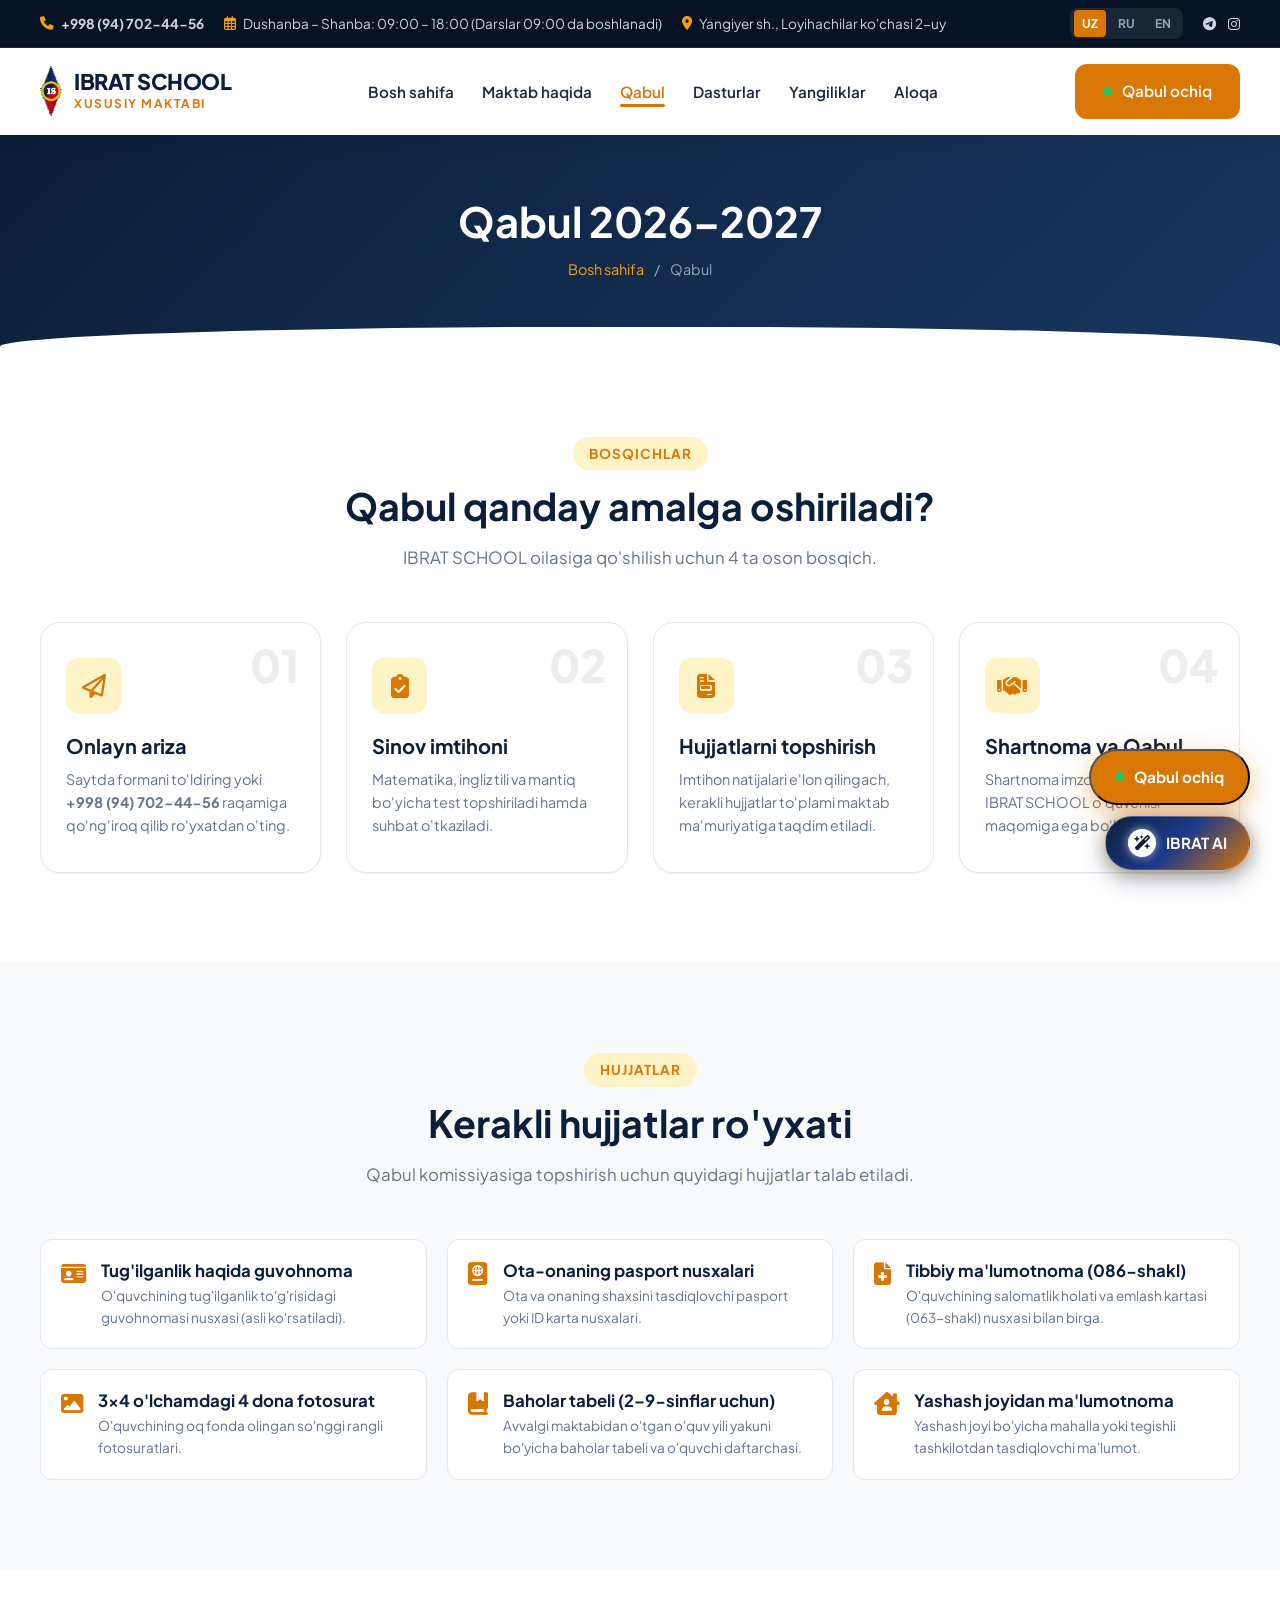
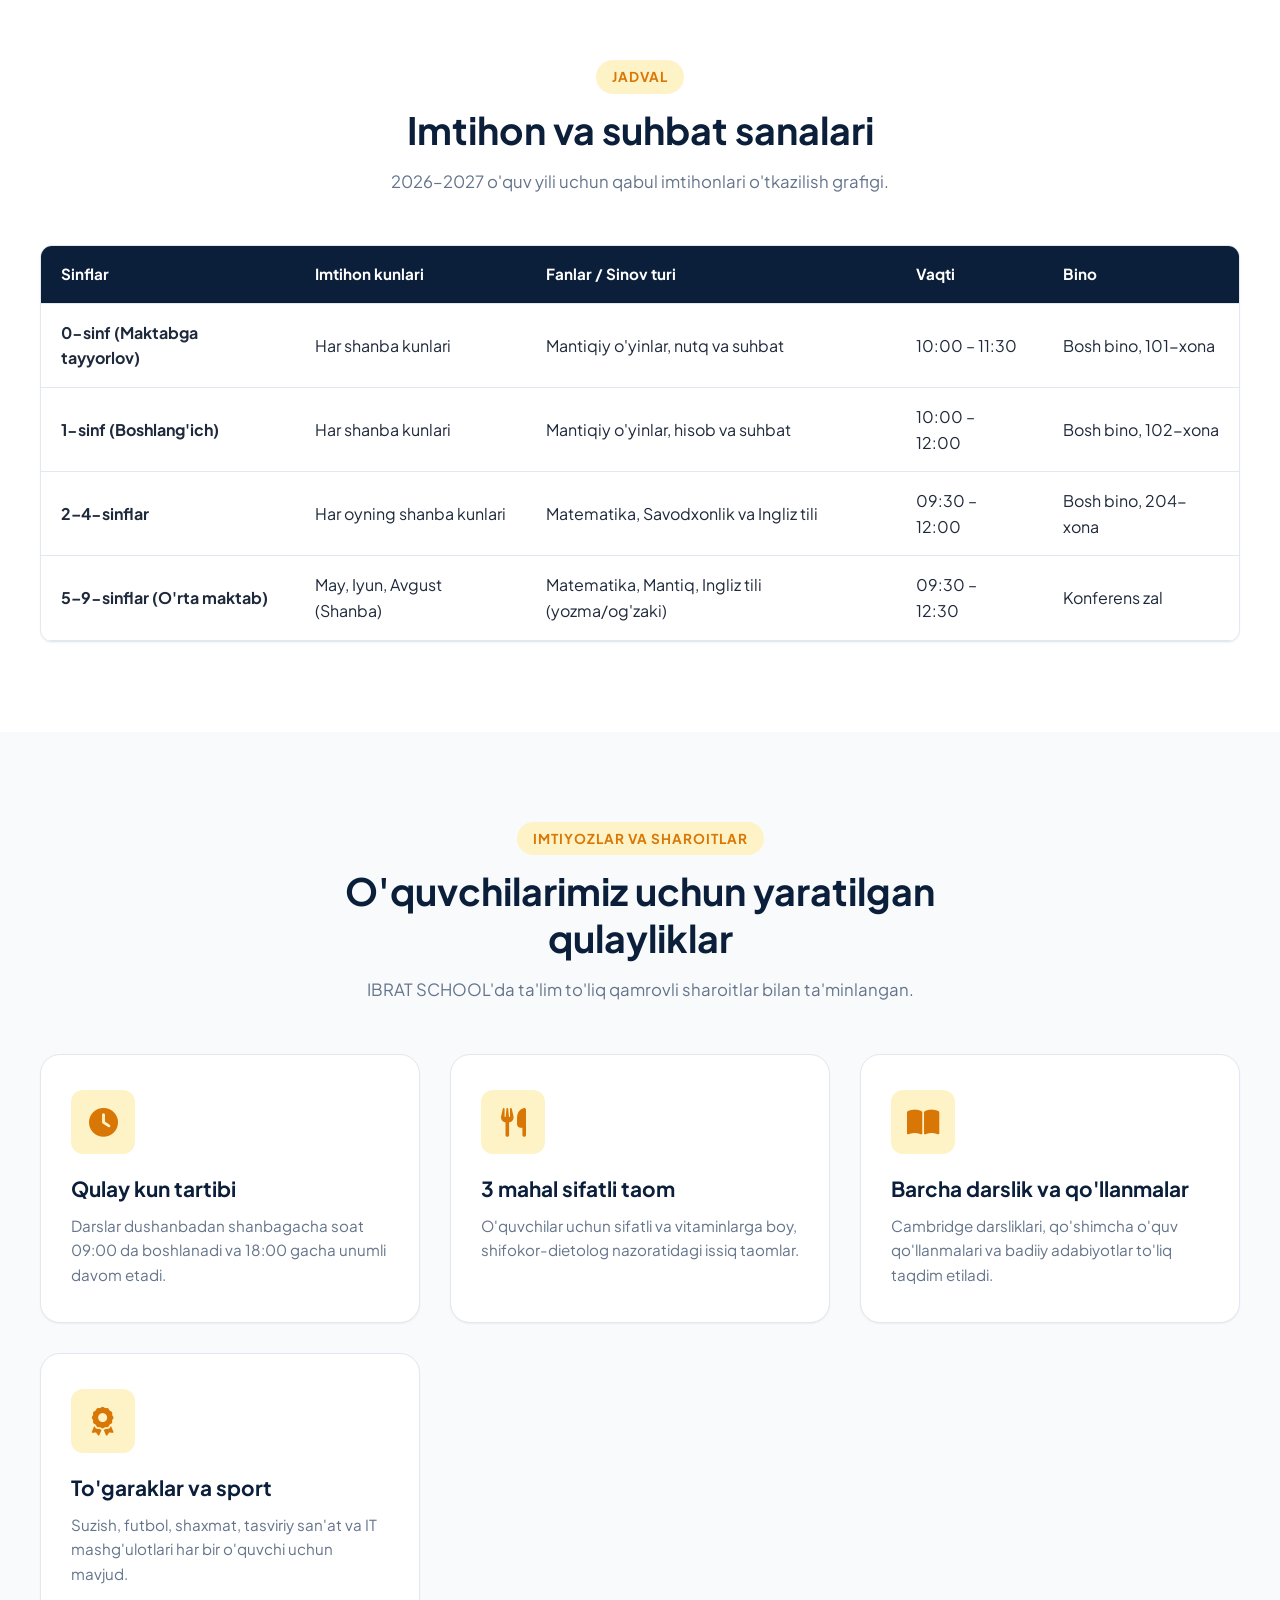
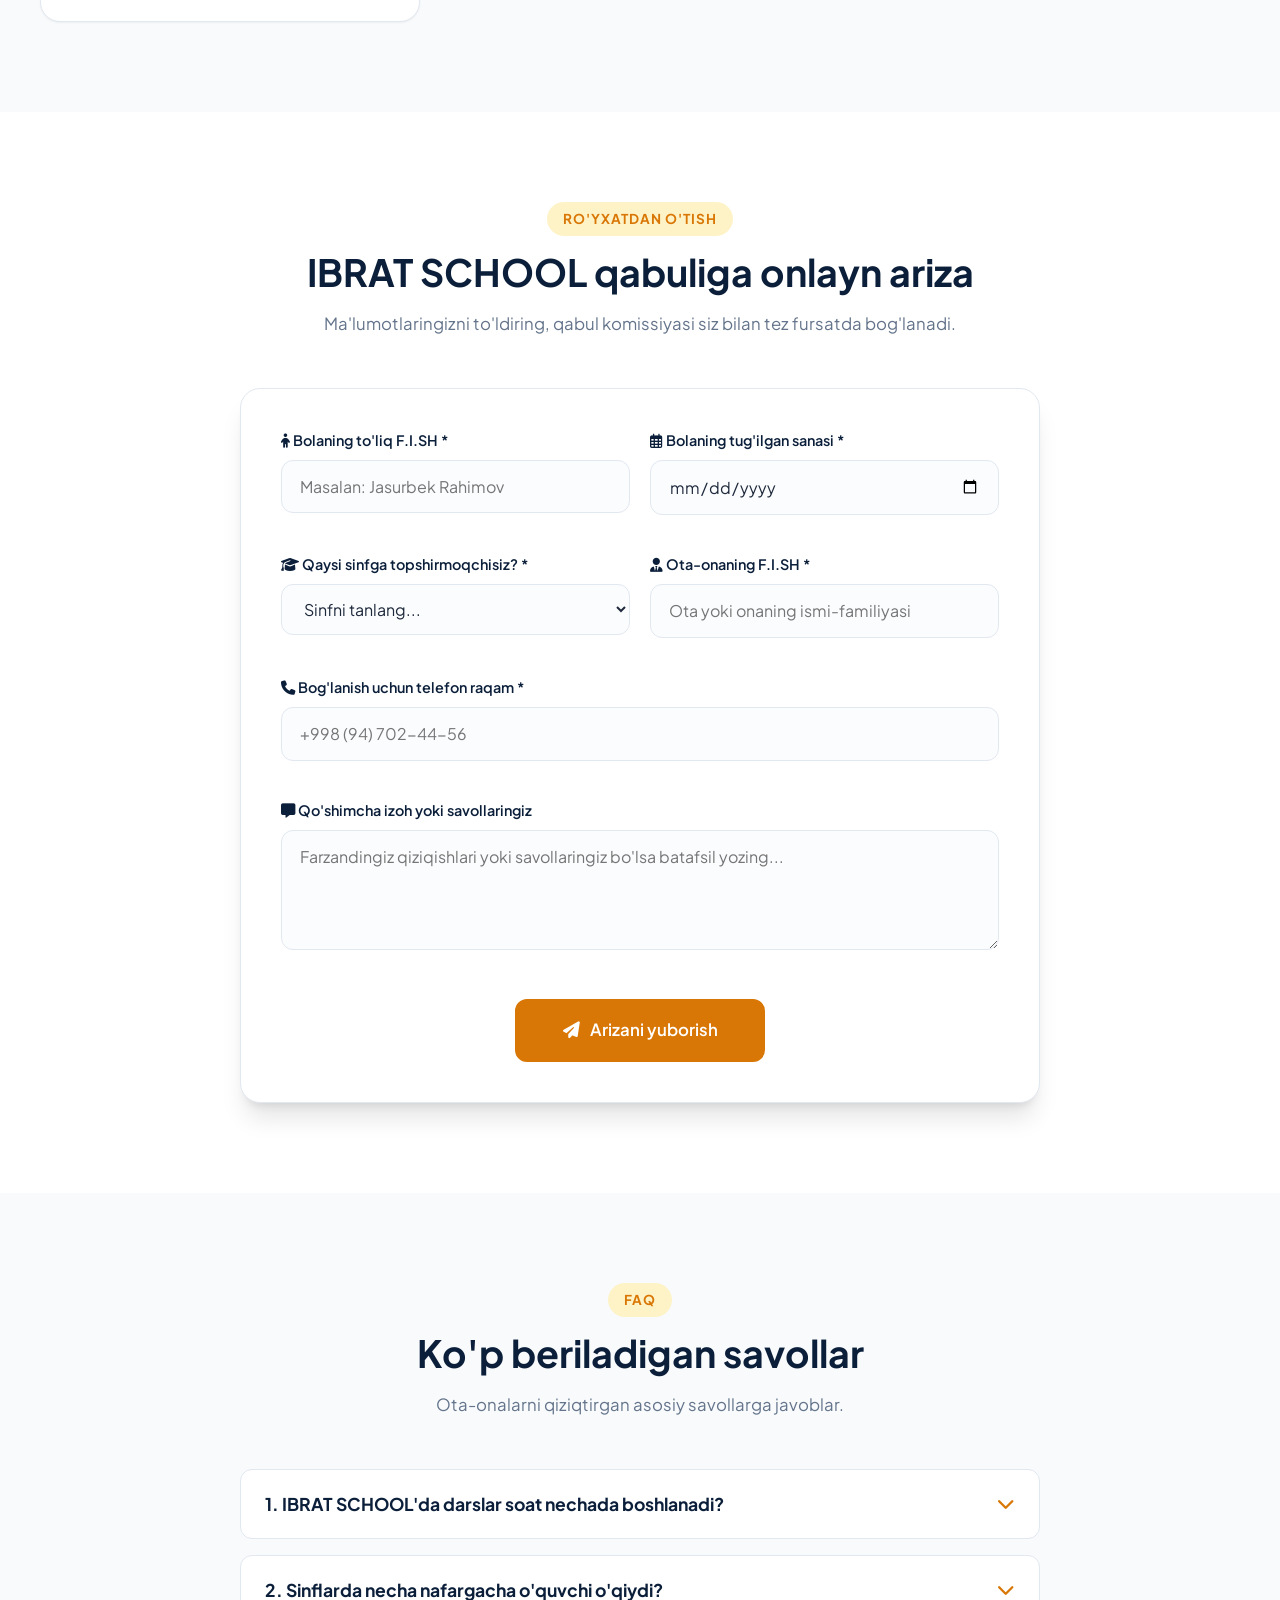
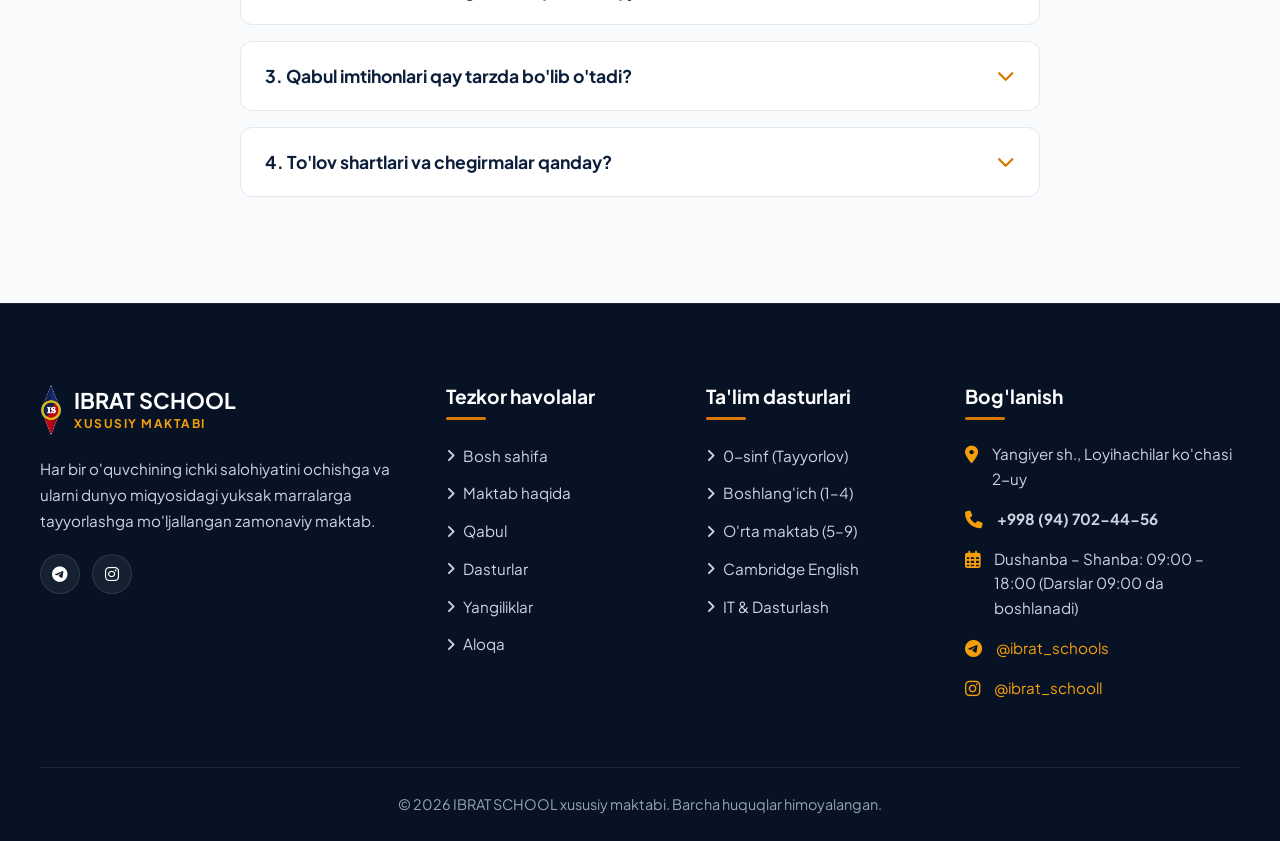
<file: admissions.html>
﻿<!DOCTYPE html>
<html lang="uz">
<head>
  <meta charset="UTF-8">
  <meta name="viewport" content="width=device-width, initial-scale=1.0">
  <title>Qabul 2026–2027 — IBRAT SCHOOL</title>
  <meta name="description" content="IBRAT SCHOOL xususiy maktabiga qabul shartlari, kerakli hujjatlar, imtihon sanalari va onlayn ariza formasi.">
  
  <link rel="icon" type="image/png" href="images/logo-square.png">
  <link rel="preconnect" href="https://fonts.googleapis.com">
  <link rel="preconnect" href="https://fonts.gstatic.com" crossorigin>
  <link href="https://fonts.googleapis.com/css2?family=Plus+Jakarta+Sans:wght@400;500;600;700;800&display=swap" rel="stylesheet">
  <link rel="stylesheet" href="https://cdnjs.cloudflare.com/ajax/libs/font-awesome/6.4.0/css/all.min.css">
  <link rel="stylesheet" href="css/style.css">
</head>
<body>

  <!-- TOPBAR -->
  <div class="topbar">
    <div class="container">
      <div class="topbar-info">
        <div class="topbar-item">
          <i class="fa-solid fa-phone"></i>
          <a href="tel:+998947024456" style="color:inherit; font-weight:700;">+998 (94) 702-44-56</a>
        </div>
        <div class="topbar-item">
          <i class="fa-regular fa-calendar-days"></i>
          <span data-i18n="top_schedule">Dushanba – Shanba: 09:00 – 18:00 (Darslar 09:00 da boshlanadi)</span>
        </div>
        <div class="topbar-item">
          <i class="fa-solid fa-location-dot"></i>
          <span data-i18n="top_address">Yangiyer sh., Loyihachilar ko'chasi 2-uy</span>
        </div>
      </div>
      <div class="topbar-actions">
        <div class="lang-switcher">
          <button class="lang-btn active" data-lang="uz">UZ</button>
          <button class="lang-btn" data-lang="ru">RU</button>
          <button class="lang-btn" data-lang="en">EN</button>
        </div>
        <div class="topbar-social">
          <a href="https://t.me/ibrat_schools" target="_blank" title="Telegram"><i class="fa-brands fa-telegram"></i></a>
          <a href="https://instagram.com/ibrat_schooll" target="_blank" title="Instagram"><i class="fa-brands fa-instagram"></i></a>
        </div>
      </div>
    </div>
  </div>

  <!-- NAVBAR -->
  <header class="site-header">
    <div class="container">
      <nav class="navbar">
        <a href="index.html" class="logo-brand">
          <img src="images/logo.png" alt="IBRAT SCHOOL" class="logo-img">
          <div class="logo-text">
            <h1>IBRAT SCHOOL</h1>
            <span>Xususiy Maktabi</span>
          </div>
        </a>

        <ul class="nav-menu" id="navMenu">
          <li><a href="index.html" class="nav-link" data-i18n="nav_home">Bosh sahifa</a></li>
          <li><a href="about.html" class="nav-link" data-i18n="nav_about">Maktab haqida</a></li>
          <li><a href="admissions.html" class="nav-link active" data-i18n="nav_admissions">Qabul</a></li>
          <li><a href="programs.html" class="nav-link" data-i18n="nav_programs">Dasturlar</a></li>
          <li><a href="news.html" class="nav-link" data-i18n="nav_news">Yangiliklar</a></li>
          <li><a href="contact.html" class="nav-link" data-i18n="nav_contact">Aloqa</a></li>
        </ul>

        <div class="nav-actions">
          <button class="btn btn-primary btn-admission-badge open-admission-modal">
            <span class="pulse-dot"></span>
            <span data-i18n="btn_admission">Qabul ochiq</span>
          </button>
          <button class="mobile-toggle" id="mobileToggle" aria-label="Menyuni ochish">
            <i class="fa-solid fa-bars"></i>
          </button>
        </div>
      </nav>
    </div>
  </header>

  <!-- PAGE HEADER -->
  <section class="page-header">
    <div class="container">
      <h1>Qabul 2026–2027</h1>
      <div class="breadcrumbs">
        <a href="index.html" data-i18n="nav_home">Bosh sahifa</a>
        <span>/</span>
        <span data-i18n="nav_admissions">IBRAT SCHOOL qabul jarayoni</span>
      </div>
    </div>
  </section>

  <main>
    <!-- QABUL BOSQICHLARI -->
    <section class="section">
      <div class="container">
        <div class="section-title-wrap">
          <span class="section-badge">Bosqichlar</span>
          <h2 class="section-title">Qabul qanday amalga oshiriladi?</h2>
          <p class="section-subtitle">IBRAT SCHOOL oilasiga qo'shilish uchun 4 ta oson bosqich.</p>
        </div>

        <div class="steps-grid">
          <div class="step-card">
            <div class="step-number">01</div>
            <div class="step-icon"><i class="fa-regular fa-paper-plane"></i></div>
            <h3>Onlayn ariza</h3>
            <p>Saytda formani to'ldiring yoki <b>+998 (94) 702-44-56</b> raqamiga qo'ng'iroq qilib ro'yxatdan o'ting.</p>
          </div>

          <div class="step-card">
            <div class="step-number">02</div>
            <div class="step-icon"><i class="fa-solid fa-clipboard-check"></i></div>
            <h3>Sinov imtihoni</h3>
            <p>Matematika, ingliz tili va mantiq bo'yicha test topshiriladi hamda suhbat o'tkaziladi.</p>
          </div>

          <div class="step-card">
            <div class="step-number">03</div>
            <div class="step-icon"><i class="fa-solid fa-file-invoice"></i></div>
            <h3>Hujjatlarni topshirish</h3>
            <p>Imtihon natijalari e'lon qilingach, kerakli hujjatlar to'plami maktab ma'muriyatiga taqdim etiladi.</p>
          </div>

          <div class="step-card">
            <div class="step-number">04</div>
            <div class="step-icon"><i class="fa-solid fa-handshake"></i></div>
            <h3>Shartnoma va Qabul</h3>
            <p>Shartnoma imzolanadi va o'quvchi IBRAT SCHOOL o'quvchisi maqomiga ega bo'ladi!</p>
          </div>
        </div>
      </div>
    </section>

    <!-- KERAKLI HUJJATLAR -->
    <section class="section bg-alt">
      <div class="container">
        <div class="section-title-wrap">
          <span class="section-badge">Hujjatlar</span>
          <h2 class="section-title">Kerakli hujjatlar ro'yxati</h2>
          <p class="section-subtitle">Qabul komissiyasiga topshirish uchun quyidagi hujjatlar talab etiladi.</p>
        </div>

        <div class="docs-list">
          <div class="doc-item">
            <i class="fa-solid fa-id-card"></i>
            <div>
              <h4>Tug'ilganlik haqida guvohnoma</h4>
              <p>O'quvchining tug'ilganlik to'g'risidagi guvohnomasi nusxasi (asli ko'rsatiladi).</p>
            </div>
          </div>

          <div class="doc-item">
            <i class="fa-solid fa-passport"></i>
            <div>
              <h4>Ota-onaning pasport nusxalari</h4>
              <p>Ota va onaning shaxsini tasdiqlovchi pasport yoki ID karta nusxalari.</p>
            </div>
          </div>

          <div class="doc-item">
            <i class="fa-solid fa-file-medical"></i>
            <div>
              <h4>Tibbiy ma'lumotnoma (086-shakl)</h4>
              <p>O'quvchining salomatlik holati va emlash kartasi (063-shakl) nusxasi bilan birga.</p>
            </div>
          </div>

          <div class="doc-item">
            <i class="fa-solid fa-image"></i>
            <div>
              <h4>3x4 o'lchamdagi 4 dona fotosurat</h4>
              <p>O'quvchining oq fonda olingan so'nggi rangli fotosuratlari.</p>
            </div>
          </div>

          <div class="doc-item">
            <i class="fa-solid fa-book-bookmark"></i>
            <div>
              <h4>Baholar tabeli (2–9-sinflar uchun)</h4>
              <p>Avvalgi maktabidan o'tgan o'quv yili yakuni bo'yicha baholar tabeli va o'quvchi daftarchasi.</p>
            </div>
          </div>

          <div class="doc-item">
            <i class="fa-solid fa-house-chimney-user"></i>
            <div>
              <h4>Yashash joyidan ma'lumotnoma</h4>
              <p>Yashash joyi bo'yicha mahalla yoki tegishli tashkilotdan tasdiqlovchi ma'lumot.</p>
            </div>
          </div>
        </div>
      </div>
    </section>

    <!-- IMTIHON SANALARI -->
    <section class="section">
      <div class="container">
        <div class="section-title-wrap">
          <span class="section-badge">Jadval</span>
          <h2 class="section-title">Imtihon va suhbat sanalari</h2>
          <p class="section-subtitle">2026–2027 o'quv yili uchun qabul imtihonlari o'tkazilish grafigi.</p>
        </div>

        <div class="custom-table-wrap">
          <table class="custom-table">
            <thead>
              <tr>
                <th>Sinflar</th>
                <th>Imtihon kunlari</th>
                <th>Fanlar / Sinov turi</th>
                <th>Vaqti</th>
                <th>Bino</th>
              </tr>
            </thead>
            <tbody>
              <tr>
                <td><strong>0-sinf (Maktabga tayyorlov)</strong></td>
                <td>Har shanba kunlari</td>
                <td>Mantiqiy o'yinlar, nutq va suhbat</td>
                <td>10:00 – 11:30</td>
                <td>Bosh bino, 101-xona</td>
              </tr>
              <tr>
                <td><strong>1-sinf (Boshlang'ich)</strong></td>
                <td>Har shanba kunlari</td>
                <td>Mantiqiy o'yinlar, hisob va suhbat</td>
                <td>10:00 – 12:00</td>
                <td>Bosh bino, 102-xona</td>
              </tr>
              <tr>
                <td><strong>2–4-sinflar</strong></td>
                <td>Har oyning shanba kunlari</td>
                <td>Matematika, Savodxonlik va Ingliz tili</td>
                <td>09:30 – 12:00</td>
                <td>Bosh bino, 204-xona</td>
              </tr>
              <tr>
                <td><strong>5–9-sinflar (O'rta maktab)</strong></td>
                <td>May, Iyun, Avgust (Shanba)</td>
                <td>Matematika, Mantiq, Ingliz tili (yozma/og'zaki)</td>
                <td>09:30 – 12:30</td>
                <td>Konferens zal</td>
              </tr>
            </tbody>
          </table>
        </div>
      </div>
    </section>

    <!-- MAKTAB IMKONIYATLARI VA SHAROITLARI (NARXLAR BUTUNLAY OLIB TASHLANDI!) -->
    <section class="section bg-alt">
      <div class="container">
        <div class="section-title-wrap">
          <span class="section-badge">Imtiyozlar va sharoitlar</span>
          <h2 class="section-title">O'quvchilarimiz uchun yaratilgan qulayliklar</h2>
          <p class="section-subtitle">IBRAT SCHOOL'da ta'lim to'liq qamrovli sharoitlar bilan ta'minlangan.</p>
        </div>

        <div class="features-grid">
          <div class="feature-card">
            <div class="feat-icon-box"><i class="fa-solid fa-clock"></i></div>
            <h3>Qulay kun tartibi</h3>
            <p>Darslar dushanbadan shanbagacha soat 09:00 da boshlanadi va 18:00 gacha unumli davom etadi.</p>
          </div>

          <div class="feature-card">
            <div class="feat-icon-box"><i class="fa-solid fa-utensils"></i></div>
            <h3>3 mahal sifatli taom</h3>
            <p>O'quvchilar uchun sifatli va vitaminlarga boy, shifokor-dietolog nazoratidagi issiq taomlar.</p>
          </div>

          <div class="feature-card">
            <div class="feat-icon-box"><i class="fa-solid fa-book-open"></i></div>
            <h3>Barcha darslik va qo'llanmalar</h3>
            <p>Cambridge darsliklari, qo'shimcha o'quv qo'llanmalari va badiiy adabiyotlar to'liq taqdim etiladi.</p>
          </div>

          <div class="feature-card">
            <div class="feat-icon-box"><i class="fa-solid fa-award"></i></div>
            <h3>To'garaklar va sport</h3>
            <p>Suzish, futbol, shaxmat, tasviriy san'at va IT mashg'ulotlari har bir o'quvchi uchun mavjud.</p>
          </div>
        </div>
      </div>
    </section>

    <!-- ONLAYN ARIZA FORMASI -->
    <section class="section" id="apply">
      <div class="container">
        <div style="max-width: 800px; margin: 0 auto;">
          <div class="section-title-wrap">
            <span class="section-badge">Ro'yxatdan o'tish</span>
            <h2 class="section-title">IBRAT SCHOOL qabuliga onlayn ariza</h2>
            <p class="section-subtitle">Ma'lumotlaringizni to'ldiring, qabul komissiyasi siz bilan tez fursatda bog'lanadi.</p>
          </div>

          <div class="form-card">
            <form id="admissionForm" class="ajax-form">
              <div class="form-grid">
                <div class="form-group">
                  <label class="form-label"><i class="fa-solid fa-child"></i> Bolaning to'liq F.I.SH *</label>
                  <input type="text" class="form-control" placeholder="Masalan: Jasurbek Rahimov" required>
                </div>

                <div class="form-group">
                  <label class="form-label"><i class="fa-regular fa-calendar-days"></i> Bolaning tug'ilgan sanasi *</label>
                  <input type="date" class="form-control" required>
                </div>

                <div class="form-group">
                  <label class="form-label"><i class="fa-solid fa-graduation-cap"></i> Qaysi sinfga topshirmoqchisiz? *</label>
                  <select class="form-control" required>
                    <option value="">Sinfni tanlang...</option>
                    <option value="0">0-sinf (Maktabga tayyorlov)</option>
                    <option value="1">1-sinf (Boshlang'ich)</option>
                    <option value="2">2-sinf</option>
                    <option value="3">3-sinf</option>
                    <option value="4">4-sinf</option>
                    <option value="5">5-sinf (O'rta)</option>
                    <option value="6">6-sinf</option>
                    <option value="7">7-sinf</option>
                    <option value="8">8-sinf</option>
                    <option value="9">9-sinf</option>
                  </select>
                </div>

                <div class="form-group">
                  <label class="form-label"><i class="fa-solid fa-user-tie"></i> Ota-onaning F.I.SH *</label>
                  <input type="text" class="form-control" placeholder="Ota yoki onaning ismi-familiyasi" required>
                </div>

                <div class="form-group full-width">
                  <label class="form-label"><i class="fa-solid fa-phone"></i> Bog'lanish uchun telefon raqam *</label>
                  <input type="tel" class="form-control" placeholder="+998 (94) 702-44-56" required>
                </div>

                <div class="form-group full-width">
                  <label class="form-label"><i class="fa-solid fa-message"></i> Qo'shimcha izoh yoki savollaringiz</label>
                  <textarea class="form-control" placeholder="Farzandingiz qiziqishlari yoki savollaringiz bo'lsa batafsil yozing..."></textarea>
                </div>
              </div>

              <div style="margin-top: 25px; text-align: center;">
                <button type="submit" class="btn btn-primary btn-lg" style="min-width: 250px;">
                  <i class="fa-solid fa-paper-plane"></i> <span data-i18n="modal_btn_submit">Arizani yuborish</span>
                </button>
              </div>
            </form>
          </div>
        </div>
      </div>
    </section>

    <!-- FAQ -->
    <section class="section bg-alt">
      <div class="container">
        <div class="section-title-wrap">
          <span class="section-badge">FAQ</span>
          <h2 class="section-title">Ko'p beriladigan savollar</h2>
          <p class="section-subtitle">Ota-onalarni qiziqtirgan asosiy savollarga javoblar.</p>
        </div>

        <div class="faq-wrap">
          <div class="accordion-item">
            <div class="accordion-header">
              <span>1. IBRAT SCHOOL'da darslar soat nechada boshlanadi?</span>
              <i class="fa-solid fa-chevron-down accordion-icon"></i>
            </div>
            <div class="accordion-body">
              Maktabimizda darslar har kuni <b>soat 09:00 da</b> boshlanadi va 18:00 gacha davom etadi. Darslar dushanbadan shanbagacha haftada 6 kun bo'lib o'tadi.
            </div>
          </div>

          <div class="accordion-item">
            <div class="accordion-header">
              <span>2. Sinflarda necha nafargacha o'quvchi o'qiydi?</span>
              <i class="fa-solid fa-chevron-down accordion-icon"></i>
            </div>
            <div class="accordion-body">
              Har bir sinfda maksimum 16–18 nafargacha o'quvchi qabul qilinadi. Bu o'qituvchiga har bir o'quvchiga dars davomida individual e'tibor qaratish imkonini beradi.
            </div>
          </div>

          <div class="accordion-item">
            <div class="accordion-header">
              <span>3. Qabul imtihonlari qay tarzda bo'lib o'tadi?</span>
              <i class="fa-solid fa-chevron-down accordion-icon"></i>
            </div>
            <div class="accordion-body">
              O'quvchilar matematika va ingliz tili fanlaridan test topshiradilar hamda mantiqiy fikrlash bo'yicha suhbatdan o'tadilar.
            </div>
          </div>

          <div class="accordion-item">
            <div class="accordion-header">
              <span>4. To'lov shartlari va chegirmalar qanday?</span>
              <i class="fa-solid fa-chevron-down accordion-icon"></i>
            </div>
            <div class="accordion-body">
              To'lov shartlari, oilaviy chegirmalar hamda olimpiada sovrindorlari uchun grantlar bo'yicha ma'lumot olish uchun qabul komissiyamizga qo'ng'iroq qilishingiz mumkin: <b>+998 (94) 702-44-56</b>.
            </div>
          </div>
        </div>
      </div>
    </section>
  </main>

  <!-- DOIMIY TUGMA -->
  <button class="floating-admission-btn open-admission-modal">
    <span class="pulse-dot"></span>
    <span data-i18n="btn_admission">Qabul ochiq</span>
  </button>

  <!-- IBRAT AI WIDGET -->
  <button class="ai-chat-btn" id="aiChatBtn" aria-label="AI Yordamchi bilan suhbat">
    <div class="ai-icon-sparkle"><i class="fa-solid fa-wand-magic-sparkles"></i></div>
    <span>IBRAT AI</span>
  </button>

  <div class="ai-chat-window" id="aiChatWindow">
    <div class="ai-chat-header">
      <div class="ai-header-profile">
        <img src="images/logo-square.png" alt="IBRAT AI" class="ai-avatar">
        <div>
          <div class="ai-header-title">IBRAT AI Maslahatchi</div>
          <div class="ai-header-status"><span class="ai-status-dot"></span> Online yordamchi</div>
        </div>
      </div>
      <button class="ai-close-btn" id="aiCloseBtn">&times;</button>
    </div>
    <div class="ai-chat-body" id="aiMessages">
      <div class="ai-message ai-msg-bot">
        <div class="ai-bubble">Assalomu alaykum! Men <b>IBRAT SCHOOL</b> sun'iy intellekt maslahatchisiman. Darslarimiz soat 09:00 da boshlanadi. Qabul bo'yicha savollaringiz bormi?</div>
        <div class="ai-msg-time">Hozir</div>
      </div>
      <div class="ai-quick-questions">
        <button class="ai-quick-btn" data-question="Darslar qaysi kunlari va soat nechada?">📅 O'qish kunlari & 09:00</button>
        <button class="ai-quick-btn" data-question="Qabul shartlari va arizalar">🎓 Qabul qanday bo'ladi?</button>
        <button class="ai-quick-btn" data-question="Maktabda qanday sharoitlar bor?">⭐ Sharoitlar va qulayliklar</button>
        <button class="ai-quick-btn" data-question="Telefon va manzil">📞 Telefon & Yangiyer</button>
      </div>
    </div>
    <form class="ai-chat-footer" id="aiChatForm">
      <input type="text" class="ai-input" id="aiInput" placeholder="Savolingizni yozing..." required autocomplete="off">
      <button type="submit" class="ai-send-btn"><i class="fa-solid fa-paper-plane"></i></button>
    </form>
  </div>

  <div class="back-to-top" id="backToTop"><i class="fa-solid fa-arrow-up"></i></div>

  <!-- FOOTER (Facebook va YouTube olib tashlangan!) -->
  <footer class="site-footer">
    <div class="container">
      <div class="footer-top">
        <div class="footer-col footer-about">
          <div class="logo-brand" style="margin-bottom: 20px;">
            <img src="images/logo.png" alt="IBRAT SCHOOL" class="logo-img">
            <div class="logo-text">
              <h2 style="color: #fff; font-size: 1.35rem;">IBRAT SCHOOL</h2>
              <span style="color: var(--accent-light);">Xususiy Maktabi</span>
            </div>
          </div>
          <p data-i18n="footer_about_text">Har bir o'quvchining ichki salohiyatini ochishga va ularni dunyo miqyosidagi yuksak marralarga tayyorlashga mo'ljallangan zamonaviy maktab.</p>
          <div class="footer-social">
            <a href="https://t.me/ibrat_schools" target="_blank" title="Telegram"><i class="fa-brands fa-telegram"></i></a>
            <a href="https://instagram.com/ibrat_schooll" target="_blank" title="Instagram"><i class="fa-brands fa-instagram"></i></a>
          </div>
        </div>
        <div class="footer-col">
          <h3 data-i18n="footer_links_title">Tezkor havolalar</h3>
          <ul class="footer-links">
            <li><a href="index.html"><i class="fa-solid fa-angle-right"></i> <span data-i18n="nav_home">Bosh sahifa</span></a></li>
            <li><a href="about.html"><i class="fa-solid fa-angle-right"></i> <span data-i18n="nav_about">Maktab haqida</span></a></li>
            <li><a href="admissions.html"><i class="fa-solid fa-angle-right"></i> <span data-i18n="nav_admissions">Qabul shartlari</span></a></li>
            <li><a href="programs.html"><i class="fa-solid fa-angle-right"></i> <span data-i18n="nav_programs">Ta'lim dasturlari</span></a></li>
            <li><a href="news.html"><i class="fa-solid fa-angle-right"></i> <span data-i18n="nav_news">Yangiliklar</span></a></li>
            <li><a href="contact.html"><i class="fa-solid fa-angle-right"></i> <span data-i18n="nav_contact">Aloqa</span></a></li>
          </ul>
        </div>
        <div class="footer-col">
          <h3 data-i18n="footer_programs_title">Ta'lim dasturlari</h3>
          <ul class="footer-links">
            <li><a href="programs.html#prepTab"><i class="fa-solid fa-angle-right"></i> 0-sinf (Tayyorlov)</a></li>
            <li><a href="programs.html#primaryTab"><i class="fa-solid fa-angle-right"></i> Boshlang'ich (1–4)</a></li>
            <li><a href="programs.html#middleTab"><i class="fa-solid fa-angle-right"></i> O'rta maktab (5–9)</a></li>
            <li><a href="programs.html"><i class="fa-solid fa-angle-right"></i> Cambridge English</a></li>
            <li><a href="programs.html"><i class="fa-solid fa-angle-right"></i> IT & Dasturlash</a></li>
          </ul>
        </div>
        <div class="footer-col">
          <h3 data-i18n="footer_contact_title">Bog'lanish</h3>
          <ul class="footer-contact-list">
            <li><i class="fa-solid fa-location-dot"></i><span>Yangiyer sh., Loyihachilar ko'chasi 2-uy</span></li>
            <li><i class="fa-solid fa-phone"></i><a href="tel:+998947024456" style="color:inherit; font-weight:700;">+998 (94) 702-44-56</a></li>
            <li><i class="fa-regular fa-calendar-days"></i><span>Dushanba – Shanba: 09:00 – 18:00 (Darslar 09:00 da boshlanadi)</span></li>
            <li><i class="fa-brands fa-telegram"></i><a href="https://t.me/ibrat_schools" target="_blank" style="color: var(--accent-light);">@ibrat_schools</a></li>
            <li><i class="fa-brands fa-instagram"></i><a href="https://instagram.com/ibrat_schooll" target="_blank" style="color: var(--accent-light);">@ibrat_schooll</a></li>
          </ul>
        </div>
      </div>
      <div class="footer-bottom">
        <p>&copy; 2026 IBRAT SCHOOL xususiy maktabi. Barcha huquqlar himoyalangan.</p>
      </div>
    </div>
  </footer>

  <!-- QABUL MODALI -->
  <div class="modal-overlay" id="admissionModal">
    <div class="modal-box" style="max-width: 600px; text-align: left;">
      <div class="modal-header">
        <h3 style="color: var(--primary);">
          <i class="fa-solid fa-file-pen" style="color: var(--accent); margin-right: 8px;"></i>
          <span data-i18n="modal_title">IBRAT SCHOOL — Qabul arizasi</span>
        </h3>
        <button type="button" class="close-modal" aria-label="Yopish"><i class="fa-solid fa-xmark"></i></button>
      </div>
      <form id="quickAdmissionForm" class="ajax-form">
        <div class="form-grid">
          <div class="form-group">
            <label class="form-label">Bola F.I.SH *</label>
            <input type="text" class="form-control" placeholder="Masalan: Azizbek Aliyev" required>
          </div>
          <div class="form-group">
            <label class="form-label">Tug'ilgan sanasi *</label>
            <input type="date" class="form-control" required>
          </div>
          <div class="form-group">
            <label class="form-label">Topshirmoqchi bo'lgan sinfi *</label>
            <select class="form-control" required>
              <option value="">Sinfni tanlang...</option>
              <option value="0">0-sinf (Maktabga tayyorlov)</option>
              <option value="1">1-sinf</option>
              <option value="2">2-sinf</option>
              <option value="3">3-sinf</option>
              <option value="4">4-sinf</option>
              <option value="5">5-sinf</option>
              <option value="6">6-sinf</option>
              <option value="7">7-sinf</option>
              <option value="8">8-sinf</option>
              <option value="9">9-sinf</option>
            </select>
          </div>
          <div class="form-group">
            <label class="form-label">Ota-onaning F.I.SH *</label>
            <input type="text" class="form-control" placeholder="Ota yoki onaning ismi" required>
          </div>
          <div class="form-group full-width">
            <label class="form-label">Telefon raqam *</label>
            <input type="tel" class="form-control" placeholder="+998 (94) 702-44-56" required>
          </div>
          <div class="form-group full-width">
            <label class="form-label">Qo'shimcha izoh</label>
            <textarea class="form-control" style="min-height: 80px;" placeholder="Izohingiz bo'lsa qoldiring..."></textarea>
          </div>
        </div>
        <button type="submit" class="btn btn-primary btn-lg" style="width: 100%; margin-top: 15px;">
          <i class="fa-solid fa-paper-plane"></i> <span data-i18n="modal_btn_submit">Arizani yuborish</span>
        </button>
      </form>
    </div>
  </div>

  <!-- SUCCESS MODAL -->
  <div class="modal-overlay" id="successModal">
    <div class="modal-box">
      <div class="modal-icon-success"><i class="fa-solid fa-circle-check"></i></div>
      <h3 class="modal-title" data-i18n="success_title">Rahmat, arizangiz qabul qilindi!</h3>
      <p class="modal-desc" data-i18n="success_desc">Sizning ma'lumotlaringiz IBRAT SCHOOL qabul komissiyasiga yetib bordi. Tez orada mutaxassisimiz siz bilan bog'lanadi.</p>
      <button type="button" class="btn btn-primary btn-modal-confirm close-modal" style="width: 100%;">Tushunarli, rahmat!</button>
    </div>
  </div>

  <script src="js/main.js"></script>
</body>
</html>
</file>
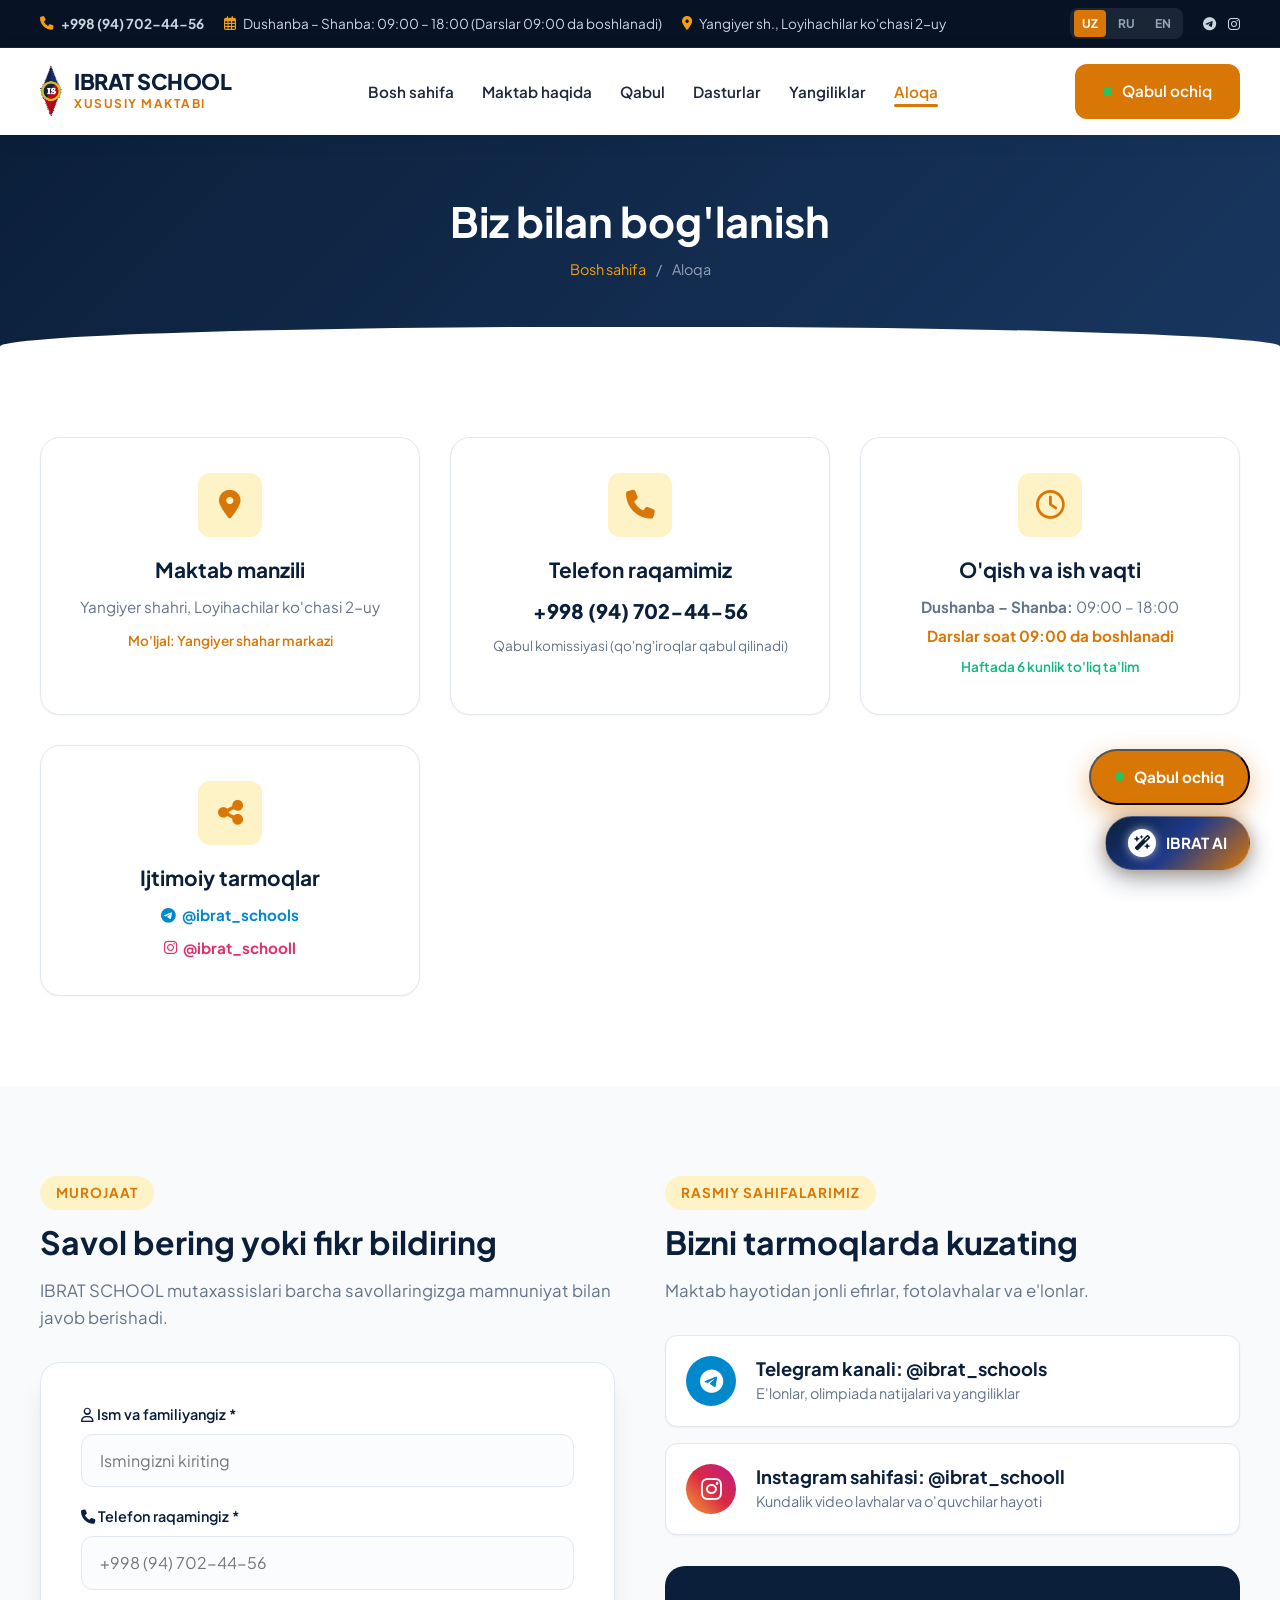
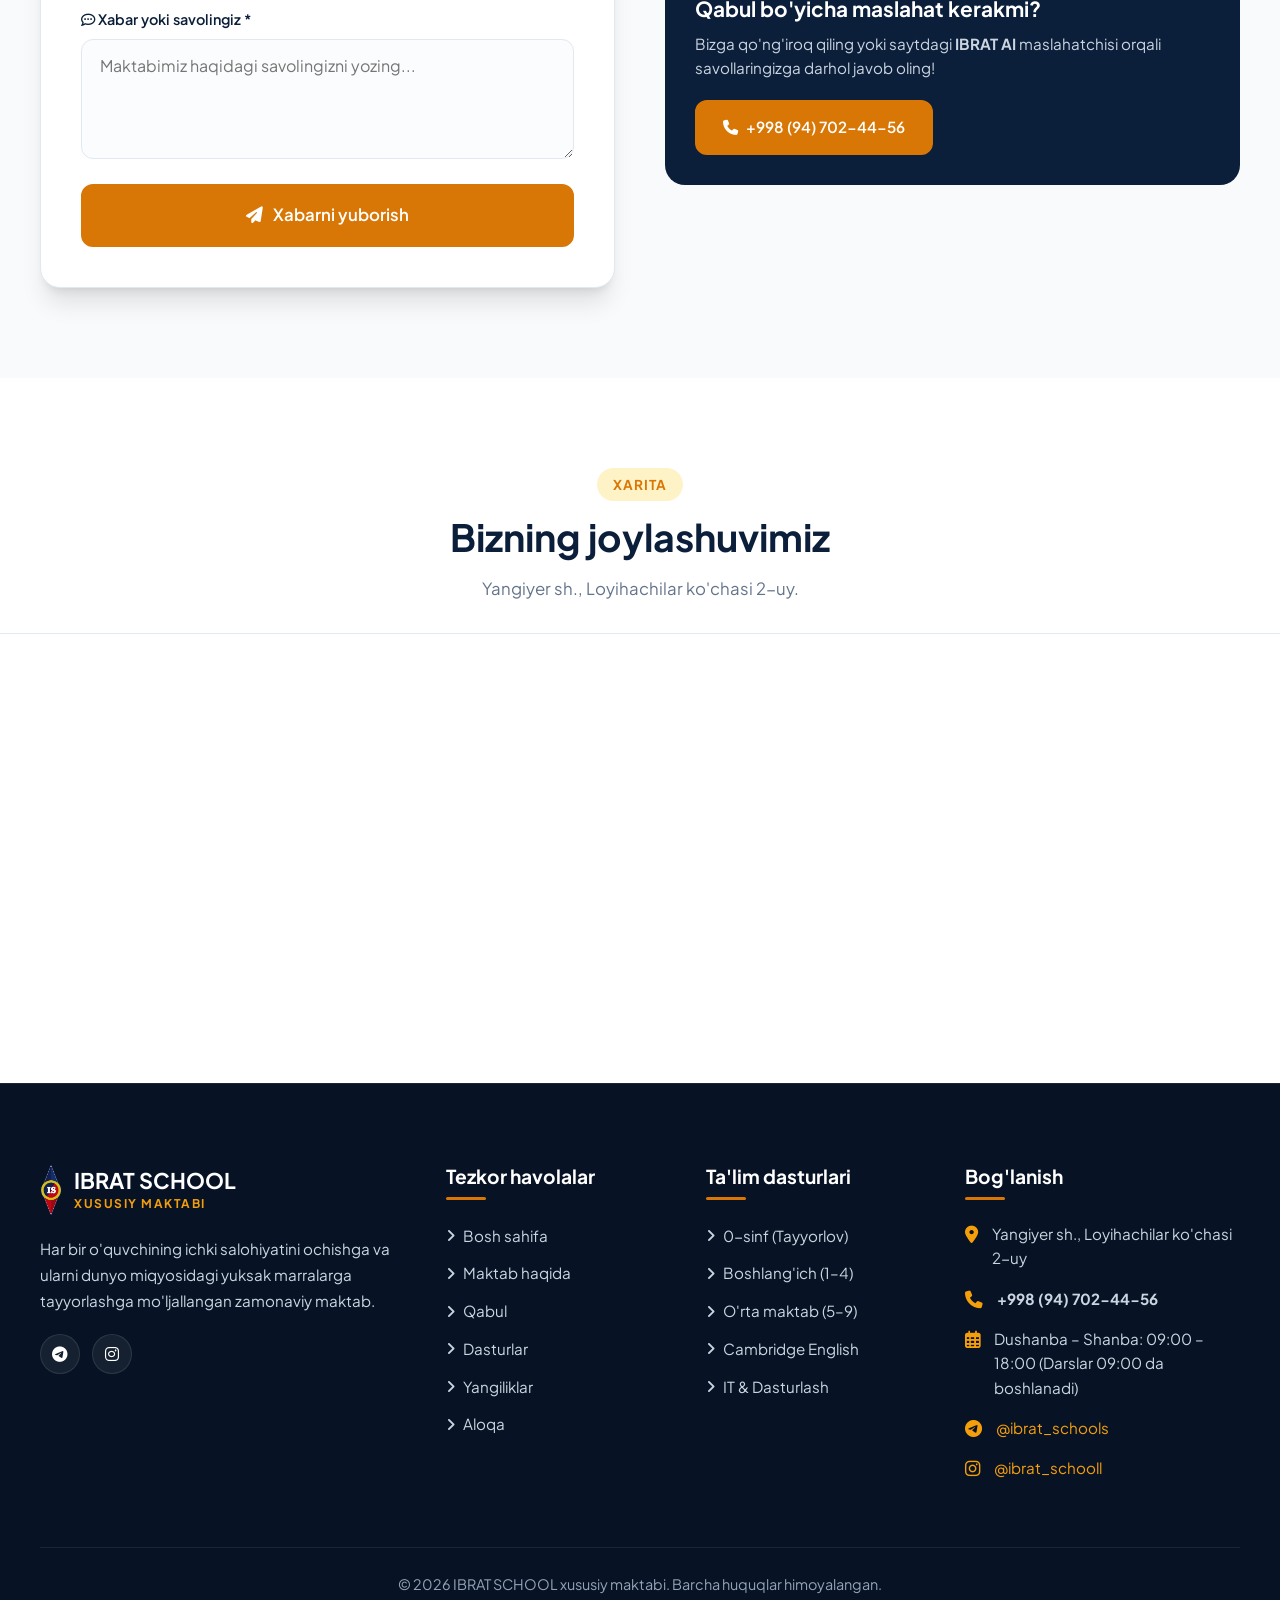
<file: contact.html>
﻿<!DOCTYPE html>
<html lang="uz">
<head>
  <meta charset="UTF-8">
  <meta name="viewport" content="width=device-width, initial-scale=1.0">
  <title>Aloqa va Manzil — IBRAT SCHOOL Xususiy Maktabi</title>
  <meta name="description" content="IBRAT SCHOOL xususiy maktabining manzili, telefon raqami (+998 94 702 44 56), Telegram (@ibrat_schools), Instagram (@ibrat_schooll) va Google xaritasi.">
  
  <link rel="icon" type="image/png" href="images/logo-square.png">
  <link rel="preconnect" href="https://fonts.googleapis.com">
  <link rel="preconnect" href="https://fonts.gstatic.com" crossorigin>
  <link href="https://fonts.googleapis.com/css2?family=Plus+Jakarta+Sans:wght@400;500;600;700;800&display=swap" rel="stylesheet">
  <link rel="stylesheet" href="https://cdnjs.cloudflare.com/ajax/libs/font-awesome/6.4.0/css/all.min.css">
  <link rel="stylesheet" href="css/style.css">
</head>
<body>

  <!-- ==========================================================================
       1. TOPBAR
       ========================================================================== -->
  <div class="topbar">
    <div class="container">
      <div class="topbar-info">
        <div class="topbar-item">
          <i class="fa-solid fa-phone"></i>
          <a href="tel:+998947024456" style="color:inherit; font-weight:700;">+998 (94) 702-44-56</a>
        </div>
        <div class="topbar-item">
          <i class="fa-regular fa-calendar-days"></i>
          <span data-i18n="top_schedule">Dushanba – Shanba: 09:00 – 18:00 (Darslar 09:00 da boshlanadi)</span>
        </div>
        <div class="topbar-item">
          <i class="fa-solid fa-location-dot"></i>
          <span data-i18n="top_address">Yangiyer sh., Loyihachilar ko'chasi 2-uy</span>
        </div>
      </div>
      <div class="topbar-actions">
        <!-- Tillar almashtirgich (UZ / RU / EN) -->
        <div class="lang-switcher">
          <button class="lang-btn active" data-lang="uz">UZ</button>
          <button class="lang-btn" data-lang="ru">RU</button>
          <button class="lang-btn" data-lang="en">EN</button>
        </div>
        <!-- Ijtimoiy tarmoqlar: Telegram va Instagram -->
        <div class="topbar-social">
          <a href="https://t.me/ibrat_schools" target="_blank" title="Telegram: @ibrat_schools"><i class="fa-brands fa-telegram"></i></a>
          <a href="https://instagram.com/ibrat_schooll" target="_blank" title="Instagram: @ibrat_schooll"><i class="fa-brands fa-instagram"></i></a>
        </div>
      </div>
    </div>
  </div>

  <!-- ==========================================================================
       2. HEADER / NAVBAR
       ========================================================================== -->
  <header class="site-header">
    <div class="container">
      <nav class="navbar">
        <a href="index.html" class="logo-brand">
          <img src="images/logo.png" alt="IBRAT SCHOOL" class="logo-img">
          <div class="logo-text">
            <h1>IBRAT SCHOOL</h1>
            <span>Xususiy Maktabi</span>
          </div>
        </a>

        <ul class="nav-menu" id="navMenu">
          <li><a href="index.html" class="nav-link" data-i18n="nav_home">Bosh sahifa</a></li>
          <li><a href="about.html" class="nav-link" data-i18n="nav_about">Maktab haqida</a></li>
          <li><a href="admissions.html" class="nav-link" data-i18n="nav_admissions">Qabul</a></li>
          <li><a href="programs.html" class="nav-link" data-i18n="nav_programs">Dasturlar</a></li>
          <li><a href="news.html" class="nav-link" data-i18n="nav_news">Yangiliklar</a></li>
          <li><a href="contact.html" class="nav-link active" data-i18n="nav_contact">Aloqa</a></li>
        </ul>

        <div class="nav-actions">
          <button class="btn btn-primary btn-admission-badge open-admission-modal">
            <span class="pulse-dot"></span>
            <span data-i18n="btn_admission">Qabul ochiq</span>
          </button>
          <button class="mobile-toggle" id="mobileToggle" aria-label="Menyuni ochish">
            <i class="fa-solid fa-bars"></i>
          </button>
        </div>
      </nav>
    </div>
  </header>

  <!-- ==========================================================================
       3. PAGE HEADER
       ========================================================================== -->
  <section class="page-header">
    <div class="container">
      <h1>Biz bilan bog'lanish</h1>
      <div class="breadcrumbs">
        <a href="index.html" data-i18n="nav_home">Bosh sahifa</a>
        <span>/</span>
        <span data-i18n="nav_contact">Aloqa</span>
      </div>
    </div>
  </section>

  <main>
    <!-- ==========================================================================
         4. ALOQA MA'LUMOTLARI KARTALARI
         ========================================================================== -->
    <section class="section">
      <div class="container">
        <div class="features-grid">
          <!-- Manzil -->
          <div class="feature-card" style="text-align: center;">
            <div class="feat-icon-box" style="margin: 0 auto 20px auto;">
              <i class="fa-solid fa-location-dot"></i>
            </div>
            <h3>Maktab manzili</h3>
            <p style="margin-bottom: 8px;">Yangiyer shahri, Loyihachilar ko'chasi 2-uy</p>
            <span style="font-size: 0.85rem; color: var(--accent); font-weight: 600;">Mo'ljal: Yangiyer shahar markazi</span>
          </div>

          <!-- Telefon -->
          <div class="feature-card" style="text-align: center;">
            <div class="feat-icon-box" style="margin: 0 auto 20px auto;">
              <i class="fa-solid fa-phone"></i>
            </div>
            <h3>Telefon raqamimiz</h3>
            <p style="margin-bottom: 5px;">
              <a href="tel:+998947024456" style="font-weight: 800; font-size: 1.25rem; color: var(--primary);">+998 (94) 702-44-56</a>
            </p>
            <span style="font-size: 0.85rem; color: var(--text-muted);">Qabul komissiyasi (qo'ng'iroqlar qabul qilinadi)</span>
          </div>

          <!-- Ish va dars vaqti -->
          <div class="feature-card" style="text-align: center;">
            <div class="feat-icon-box" style="margin: 0 auto 20px auto;">
              <i class="fa-regular fa-clock"></i>
            </div>
            <h3>O'qish va ish vaqti</h3>
            <p style="margin-bottom: 5px;"><strong>Dushanba – Shanba:</strong> 09:00 – 18:00</p>
            <p style="margin-bottom: 5px; color: var(--accent); font-weight: 700;">Darslar soat 09:00 da boshlanadi</p>
            <span style="font-size: 0.85rem; color: var(--success); font-weight: 600;">Haftada 6 kunlik to'liq ta'lim</span>
          </div>

          <!-- Telegram va Instagram -->
          <div class="feature-card" style="text-align: center;">
            <div class="feat-icon-box" style="margin: 0 auto 20px auto;">
              <i class="fa-solid fa-share-nodes"></i>
            </div>
            <h3>Ijtimoiy tarmoqlar</h3>
            <p style="margin-bottom: 8px;">
              <a href="https://t.me/ibrat_schools" target="_blank" style="font-weight: 700; color: #0088cc; display: inline-flex; align-items: center; gap: 6px;">
                <i class="fa-brands fa-telegram"></i> @ibrat_schools
              </a>
            </p>
            <p>
              <a href="https://instagram.com/ibrat_schooll" target="_blank" style="font-weight: 700; color: #e1306c; display: inline-flex; align-items: center; gap: 6px;">
                <i class="fa-brands fa-instagram"></i> @ibrat_schooll
              </a>
            </p>
          </div>
        </div>
      </div>
    </section>

    <!-- ==========================================================================
         5. SAVOL BERING FORMASI VA RASMIY SAHIFALAR
         ========================================================================== -->
    <section class="section bg-alt">
      <div class="container">
        <div style="display: grid; grid-template-columns: repeat(auto-fit, minmax(320px, 1fr)); gap: 50px; align-items: flex-start;">
          
          <!-- Chap tomon: Forma -->
          <div>
            <div class="section-title-wrap" style="text-align: left; margin-bottom: 30px;">
              <span class="section-badge">Murojaat</span>
              <h2 class="section-title" style="font-size: 2rem;">Savol bering yoki fikr bildiring</h2>
              <p class="section-subtitle">IBRAT SCHOOL mutaxassislari barcha savollaringizga mamnuniyat bilan javob berishadi.</p>
            </div>

            <div class="form-card">
              <form id="contactForm" class="ajax-form">
                <div class="form-group">
                  <label class="form-label"><i class="fa-regular fa-user"></i> Ism va familiyangiz *</label>
                  <input type="text" class="form-control" placeholder="Ismingizni kiriting" required>
                </div>

                <div class="form-group">
                  <label class="form-label"><i class="fa-solid fa-phone"></i> Telefon raqamingiz *</label>
                  <input type="tel" class="form-control" placeholder="+998 (94) 702-44-56" required>
                </div>

                <div class="form-group">
                  <label class="form-label"><i class="fa-regular fa-comment-dots"></i> Xabar yoki savolingiz *</label>
                  <textarea class="form-control" placeholder="Maktabimiz haqidagi savolingizni yozing..." required></textarea>
                </div>

                <button type="submit" class="btn btn-primary btn-lg" style="width: 100%;">
                  <i class="fa-solid fa-paper-plane"></i> Xabarni yuborish
                </button>
              </form>
            </div>
          </div>

          <!-- O'ng tomon: Ijtimoiy tarmoqlar havolalari -->
          <div>
            <div class="section-title-wrap" style="text-align: left; margin-bottom: 30px;">
              <span class="section-badge">Rasmiy sahifalarimiz</span>
              <h2 class="section-title" style="font-size: 2rem;">Bizni tarmoqlarda kuzating</h2>
              <p class="section-subtitle">Maktab hayotidan jonli efirlar, fotolavhalar va e'lonlar.</p>
            </div>

            <div style="display: flex; flex-direction: column; gap: 16px;">
              <!-- Telegram -->
              <a href="https://t.me/ibrat_schools" target="_blank" style="display: flex; align-items: center; gap: 20px; background: #ffffff; padding: 20px; border-radius: var(--radius-md); border: 1px solid var(--border-color); box-shadow: var(--shadow-sm); transition: var(--transition);">
                <div style="width: 50px; height: 50px; background: #0088cc; color: #fff; border-radius: 50%; display: flex; align-items: center; justify-content: center; font-size: 1.5rem;">
                  <i class="fa-brands fa-telegram"></i>
                </div>
                <div>
                  <h4 style="font-size: 1.15rem; color: var(--primary);">Telegram kanali: @ibrat_schools</h4>
                  <span style="color: var(--text-muted); font-size: 0.9rem;">E'lonlar, olimpiada natijalari va yangiliklar</span>
                </div>
              </a>

              <!-- Instagram -->
              <a href="https://instagram.com/ibrat_schooll" target="_blank" style="display: flex; align-items: center; gap: 20px; background: #ffffff; padding: 20px; border-radius: var(--radius-md); border: 1px solid var(--border-color); box-shadow: var(--shadow-sm); transition: var(--transition);">
                <div style="width: 50px; height: 50px; background: linear-gradient(45deg, #f09433 0%, #e6683c 25%, #dc2743 50%, #cc2366 75%, #bc1888 100%); color: #fff; border-radius: 50%; display: flex; align-items: center; justify-content: center; font-size: 1.5rem;">
                  <i class="fa-brands fa-instagram"></i>
                </div>
                <div>
                  <h4 style="font-size: 1.15rem; color: var(--primary);">Instagram sahifasi: @ibrat_schooll</h4>
                  <span style="color: var(--text-muted); font-size: 0.9rem;">Kundalik video lavhalar va o'quvchilar hayoti</span>
                </div>
              </a>

              <!-- Qo'ng'iroq bloki -->
              <div style="background: var(--primary); color: #fff; padding: 30px; border-radius: var(--radius-lg); margin-top: 15px;">
                <h3 style="color: #fff; font-size: 1.3rem; margin-bottom: 10px;">Qabul bo'yicha maslahat kerakmi?</h3>
                <p style="color: #cbd5e1; font-size: 0.95rem; margin-bottom: 20px;">
                  Bizga qo'ng'iroq qiling yoki saytdagi <b>IBRAT AI</b> maslahatchisi orqali savollaringizga darhol javob oling!
                </p>
                <a href="tel:+998947024456" class="btn btn-primary" style="display: inline-flex; align-items: center; gap: 8px;">
                  <i class="fa-solid fa-phone"></i> +998 (94) 702-44-56
                </a>
              </div>
            </div>
          </div>

        </div>
      </div>
    </section>

    <!-- ==========================================================================
         6. GOOGLE XARITA
         ========================================================================== -->
    <section class="section" style="padding-bottom: 0;">
      <div class="container" style="margin-bottom: 30px;">
        <div class="section-title-wrap" style="margin-bottom: 0;">
          <span class="section-badge">Xarita</span>
          <h2 class="section-title">Bizning joylashuvimiz</h2>
          <p class="section-subtitle">Yangiyer sh., Loyihachilar ko'chasi 2-uy.</p>
        </div>
      </div>

      <div style="width: 100%; height: 450px; border-top: 1px solid var(--border-color);">
        <iframe 
          title="IBRAT SCHOOL joylashuvi"
          src="https://maps.google.com/maps?q=Yangiyer,+Sirdaryo,+Uzbekistan&t=&z=14&ie=UTF8&iwloc=&output=embed" 
          width="100%" 
          height="100%" 
          style="border:0;" 
          allowfullscreen="" 
          loading="lazy">
        </iframe>
      </div>
    </section>
  </main>

  <!-- ==========================================================================
       7. DOIMIY TUGMA (QABUL OCHIQ)
       ========================================================================== -->
  <button class="floating-admission-btn open-admission-modal">
    <span class="pulse-dot"></span>
    <span data-i18n="btn_admission">Qabul ochiq</span>
  </button>

  <!-- ==========================================================================
       8. IBRAT AI WIDGET
       ========================================================================== -->
  <button class="ai-chat-btn" id="aiChatBtn" aria-label="AI Yordamchi bilan suhbat">
    <div class="ai-icon-sparkle"><i class="fa-solid fa-wand-magic-sparkles"></i></div>
    <span>IBRAT AI</span>
  </button>

  <div class="ai-chat-window" id="aiChatWindow">
    <div class="ai-chat-header">
      <div class="ai-header-profile">
        <img src="images/logo-square.png" alt="IBRAT AI" class="ai-avatar">
        <div>
          <div class="ai-header-title">IBRAT AI Maslahatchi</div>
          <div class="ai-header-status"><span class="ai-status-dot"></span> Online yordamchi</div>
        </div>
      </div>
      <button class="ai-close-btn" id="aiCloseBtn">&times;</button>
    </div>
    <div class="ai-chat-body" id="aiMessages">
      <div class="ai-message ai-msg-bot">
        <div class="ai-bubble" data-i18n="ai_greeting">Assalomu alaykum! Men <b>IBRAT SCHOOL</b> sun'iy intellekt maslahatchisiman. Darslarimiz soat 09:00 da boshlanadi. Sizga qanday yordam bera olaman?</div>
        <div class="ai-msg-time">Hozir</div>
      </div>
      <div class="ai-quick-questions">
        <button class="ai-quick-btn" data-question="O'qish kunlari qaysi kunlar?">📅 O'qish tartibi</button>
        <button class="ai-quick-btn" data-question="Qabul shartlari va arizalar">🎓 Qabul shartlari</button>
        <button class="ai-quick-btn" data-question="To'lov va qabul shartlari">ℹ️ Ta'lim imtiyozlari</button>
        <button class="ai-quick-btn" data-question="Telefon va manzil">📞 Telefon & Manzil</button>
      </div>
    </div>
    <form class="ai-chat-footer" id="aiChatForm">
      <input type="text" class="ai-input" id="aiInput" placeholder="Savolingizni yozing..." required autocomplete="off">
      <button type="submit" class="ai-send-btn"><i class="fa-solid fa-paper-plane"></i></button>
    </form>
  </div>

  <div class="back-to-top" id="backToTop"><i class="fa-solid fa-arrow-up"></i></div>

  <!-- ==========================================================================
       9. FOOTER
       ========================================================================== -->
  <footer class="site-footer">
    <div class="container">
      <div class="footer-top">
        <div class="footer-col footer-about">
          <div class="logo-brand" style="margin-bottom: 20px;">
            <img src="images/logo.png" alt="IBRAT SCHOOL" class="logo-img">
            <div class="logo-text">
              <h2 style="color: #fff; font-size: 1.35rem;">IBRAT SCHOOL</h2>
              <span style="color: var(--accent-light);">Xususiy Maktabi</span>
            </div>
          </div>
          <p data-i18n="footer_about_text">Har bir o'quvchining ichki salohiyatini ochishga va ularni dunyo miqyosidagi yuksak marralarga tayyorlashga mo'ljallangan zamonaviy maktab.</p>
          <div class="footer-social">
            <a href="https://t.me/ibrat_schools" target="_blank" title="Telegram"><i class="fa-brands fa-telegram"></i></a>
            <a href="https://instagram.com/ibrat_schooll" target="_blank" title="Instagram"><i class="fa-brands fa-instagram"></i></a>
          </div>
        </div>
        <div class="footer-col">
          <h3 data-i18n="footer_links_title">Tezkor havolalar</h3>
          <ul class="footer-links">
            <li><a href="index.html"><i class="fa-solid fa-angle-right"></i> <span data-i18n="nav_home">Bosh sahifa</span></a></li>
            <li><a href="about.html"><i class="fa-solid fa-angle-right"></i> <span data-i18n="nav_about">Maktab haqida</span></a></li>
            <li><a href="admissions.html"><i class="fa-solid fa-angle-right"></i> <span data-i18n="nav_admissions">Qabul shartlari</span></a></li>
            <li><a href="programs.html"><i class="fa-solid fa-angle-right"></i> <span data-i18n="nav_programs">Ta'lim dasturlari</span></a></li>
            <li><a href="news.html"><i class="fa-solid fa-angle-right"></i> <span data-i18n="nav_news">Yangiliklar</span></a></li>
            <li><a href="contact.html"><i class="fa-solid fa-angle-right"></i> <span data-i18n="nav_contact">Aloqa</span></a></li>
          </ul>
        </div>
        <div class="footer-col">
          <h3 data-i18n="footer_programs_title">Ta'lim dasturlari</h3>
          <ul class="footer-links">
            <li><a href="programs.html#prepTab"><i class="fa-solid fa-angle-right"></i> 0-sinf (Tayyorlov)</a></li>
            <li><a href="programs.html#primaryTab"><i class="fa-solid fa-angle-right"></i> Boshlang'ich (1–4)</a></li>
            <li><a href="programs.html#middleTab"><i class="fa-solid fa-angle-right"></i> O'rta maktab (5–9)</a></li>
            <li><a href="programs.html"><i class="fa-solid fa-angle-right"></i> Cambridge English</a></li>
            <li><a href="programs.html"><i class="fa-solid fa-angle-right"></i> IT & Dasturlash</a></li>
          </ul>
        </div>
        <div class="footer-col">
          <h3 data-i18n="footer_contact_title">Bog'lanish</h3>
          <ul class="footer-contact-list">
            <li><i class="fa-solid fa-location-dot"></i><span data-i18n="top_address">Yangiyer sh., Loyihachilar ko'chasi 2-uy</span></li>
            <li><i class="fa-solid fa-phone"></i><a href="tel:+998947024456" style="color:inherit; font-weight:700;">+998 (94) 702-44-56</a></li>
            <li><i class="fa-regular fa-calendar-days"></i><span data-i18n="top_schedule">Dushanba – Shanba: 09:00 – 18:00 (Darslar 09:00 da boshlanadi)</span></li>
            <li><i class="fa-brands fa-telegram"></i><a href="https://t.me/ibrat_schools" target="_blank" style="color: var(--accent-light);">@ibrat_schools</a></li>
            <li><i class="fa-brands fa-instagram"></i><a href="https://instagram.com/ibrat_schooll" target="_blank" style="color: var(--accent-light);">@ibrat_schooll</a></li>
          </ul>
        </div>
      </div>
      <div class="footer-bottom">
        <p>&copy; 2026 IBRAT SCHOOL xususiy maktabi. Barcha huquqlar himoyalangan.</p>
      </div>
    </div>
  </footer>

  <!-- ==========================================================================
       10. QABUL MODALI
       ========================================================================== -->
  <div class="modal-overlay" id="admissionModal">
    <div class="modal-box" style="max-width: 600px; text-align: left;">
      <div class="modal-header">
        <h3 style="color: var(--primary);">
          <i class="fa-solid fa-file-pen" style="color: var(--accent); margin-right: 8px;"></i>
          <span data-i18n="modal_title">IBRAT SCHOOL — Qabul arizasi</span>
        </h3>
        <button type="button" class="close-modal" aria-label="Yopish"><i class="fa-solid fa-xmark"></i></button>
      </div>
      <form id="quickAdmissionForm" class="ajax-form">
        <div class="form-grid">
          <div class="form-group">
            <label class="form-label">Bola F.I.SH *</label>
            <input type="text" class="form-control" placeholder="Masalan: Azizbek Aliyev" required>
          </div>
          <div class="form-group">
            <label class="form-label">Tug'ilgan sanasi *</label>
            <input type="date" class="form-control" required>
          </div>
          <div class="form-group">
            <label class="form-label">Topshirmoqchi bo'lgan sinfi *</label>
            <select class="form-control" required>
              <option value="">Sinfni tanlang...</option>
              <option value="0">0-sinf (Maktabga tayyorlov)</option>
              <option value="1">1-sinf</option>
              <option value="2">2-sinf</option>
              <option value="3">3-sinf</option>
              <option value="4">4-sinf</option>
              <option value="5">5-sinf</option>
              <option value="6">6-sinf</option>
              <option value="7">7-sinf</option>
              <option value="8">8-sinf</option>
              <option value="9">9-sinf</option>
            </select>
          </div>
          <div class="form-group">
            <label class="form-label">Ota-onaning F.I.SH *</label>
            <input type="text" class="form-control" placeholder="Ota yoki onaning ismi" required>
          </div>
          <div class="form-group full-width">
            <label class="form-label">Telefon raqam *</label>
            <input type="tel" class="form-control" placeholder="+998 (94) 702-44-56" required>
          </div>
          <div class="form-group full-width">
            <label class="form-label">Qo'shimcha izoh</label>
            <textarea class="form-control" style="min-height: 80px;" placeholder="Izohingiz bo'lsa qoldiring..."></textarea>
          </div>
        </div>
        <button type="submit" class="btn btn-primary btn-lg" style="width: 100%; margin-top: 15px;">
          <i class="fa-solid fa-paper-plane"></i> <span data-i18n="modal_btn_submit">Arizani yuborish</span>
        </button>
      </form>
    </div>
  </div>

  <!-- ==========================================================================
       11. SUCCESS MODAL
       ========================================================================== -->
  <div class="modal-overlay" id="successModal">
    <div class="modal-box">
      <div class="modal-icon-success"><i class="fa-solid fa-circle-check"></i></div>
      <h3 class="modal-title" data-i18n="success_title">Rahmat, arizangiz qabul qilindi!</h3>
      <p class="modal-desc" data-i18n="success_desc">Sizning ma'lumotlaringiz IBRAT SCHOOL qabul komissiyasiga yetib bordi. Tez orada mutaxassisimiz siz bilan bog'lanadi.</p>
      <button type="button" class="btn btn-primary btn-modal-confirm close-modal" style="width: 100%;">Tushunarli, rahmat!</button>
    </div>
  </div>

  <!-- Asosiy JS -->
  <script src="js/main.js"></script>
</body>
</html>
</file>
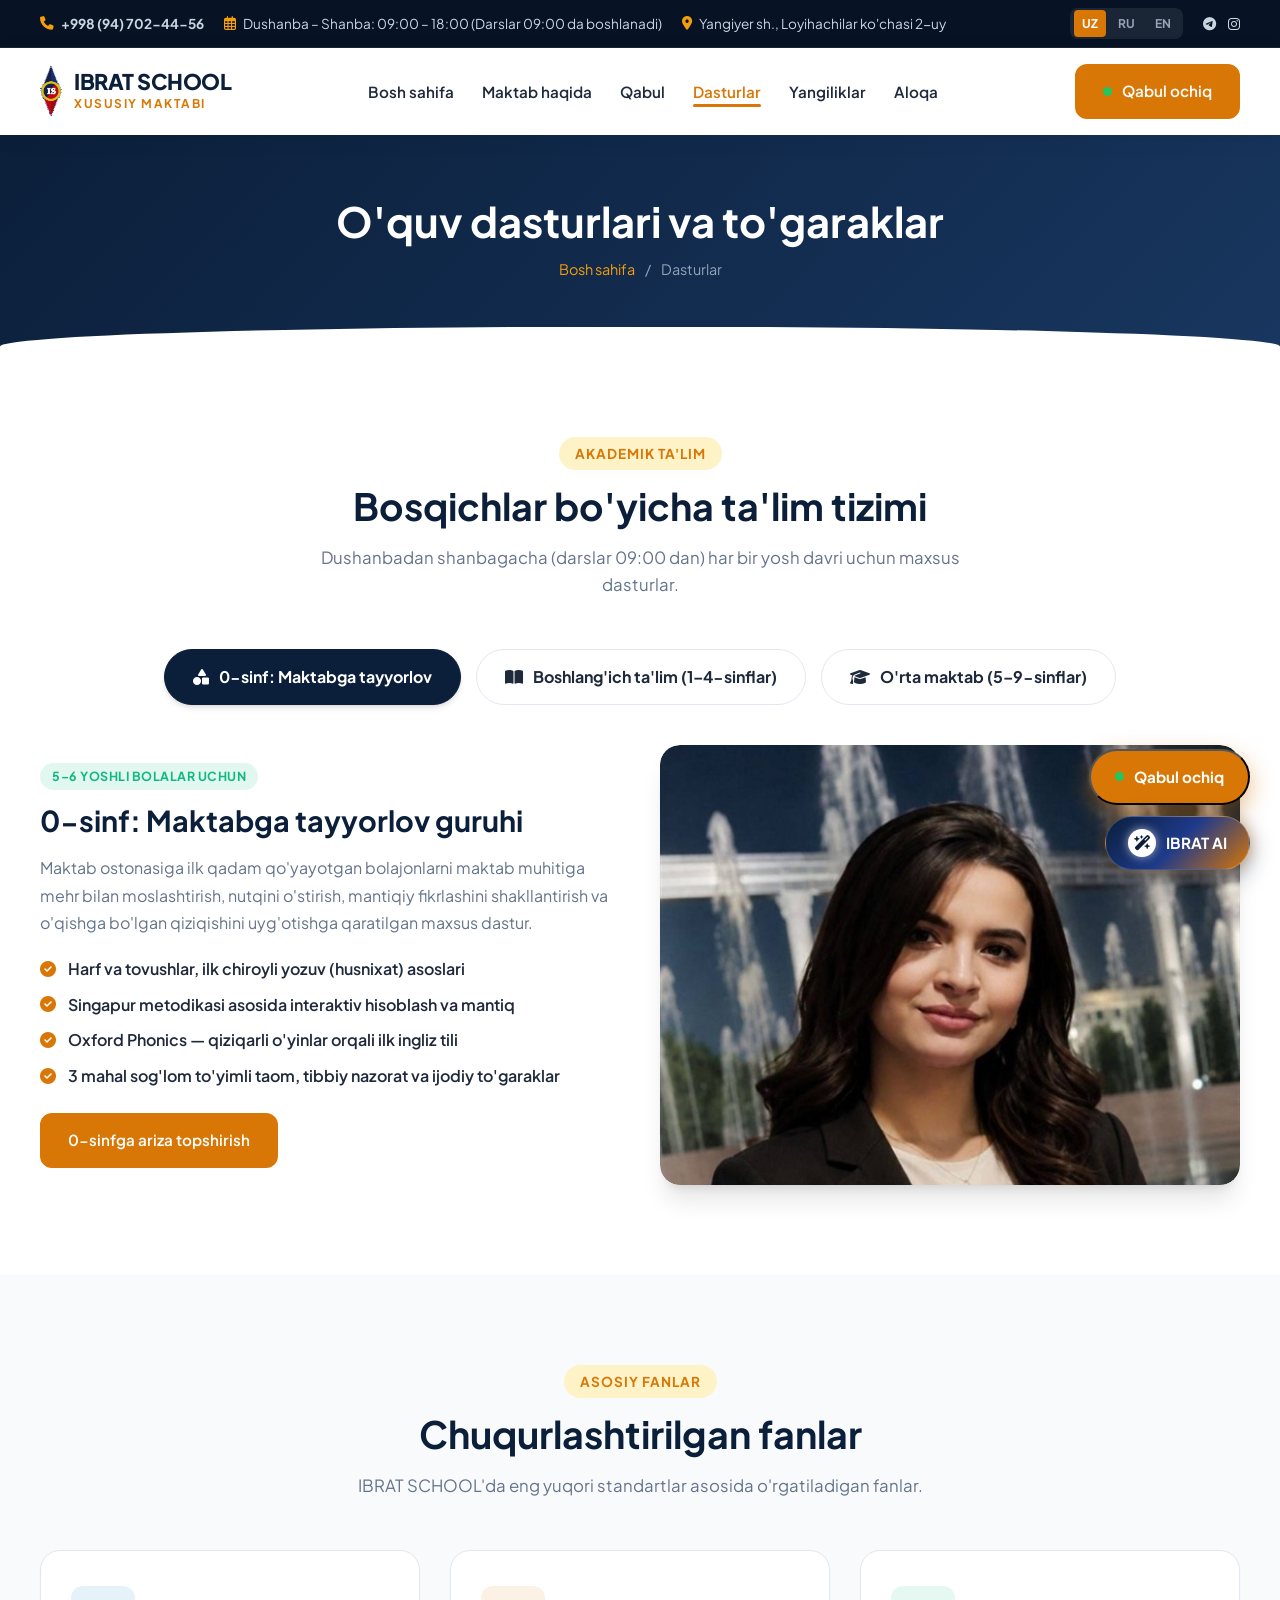
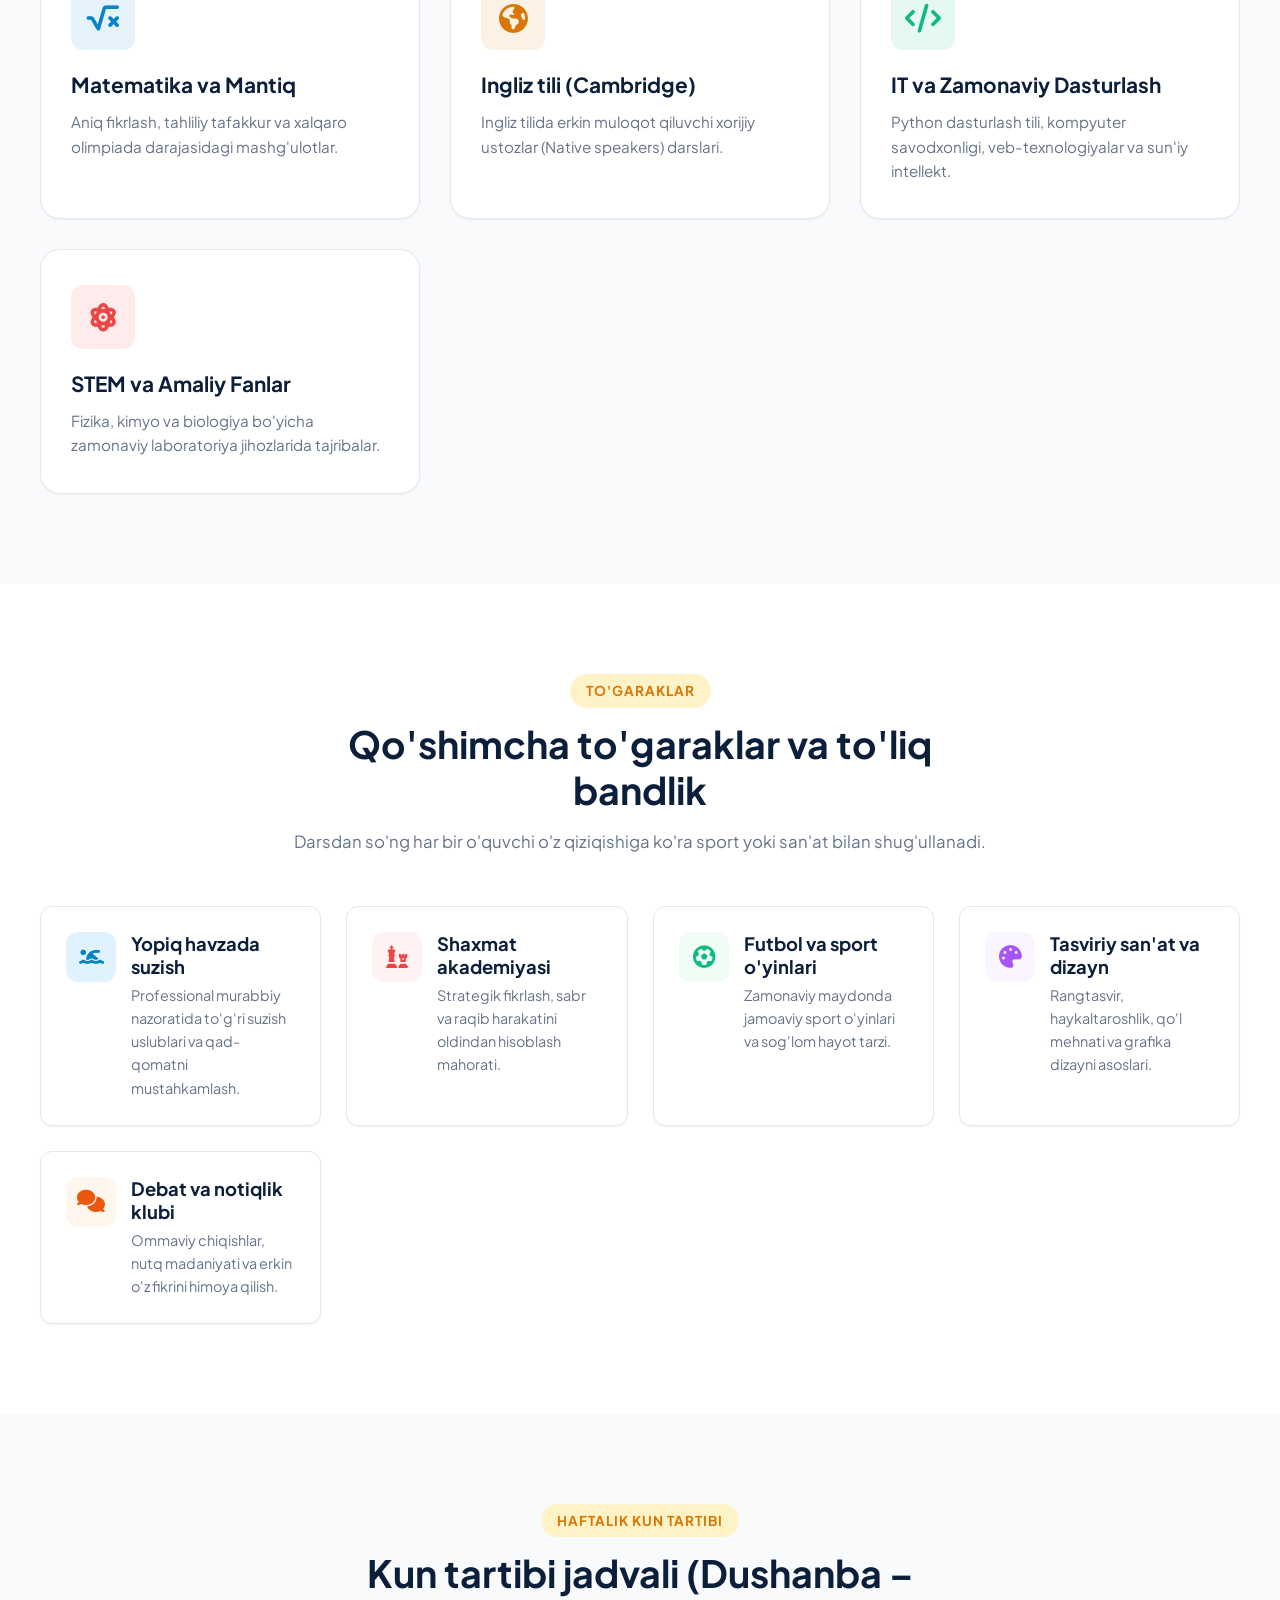
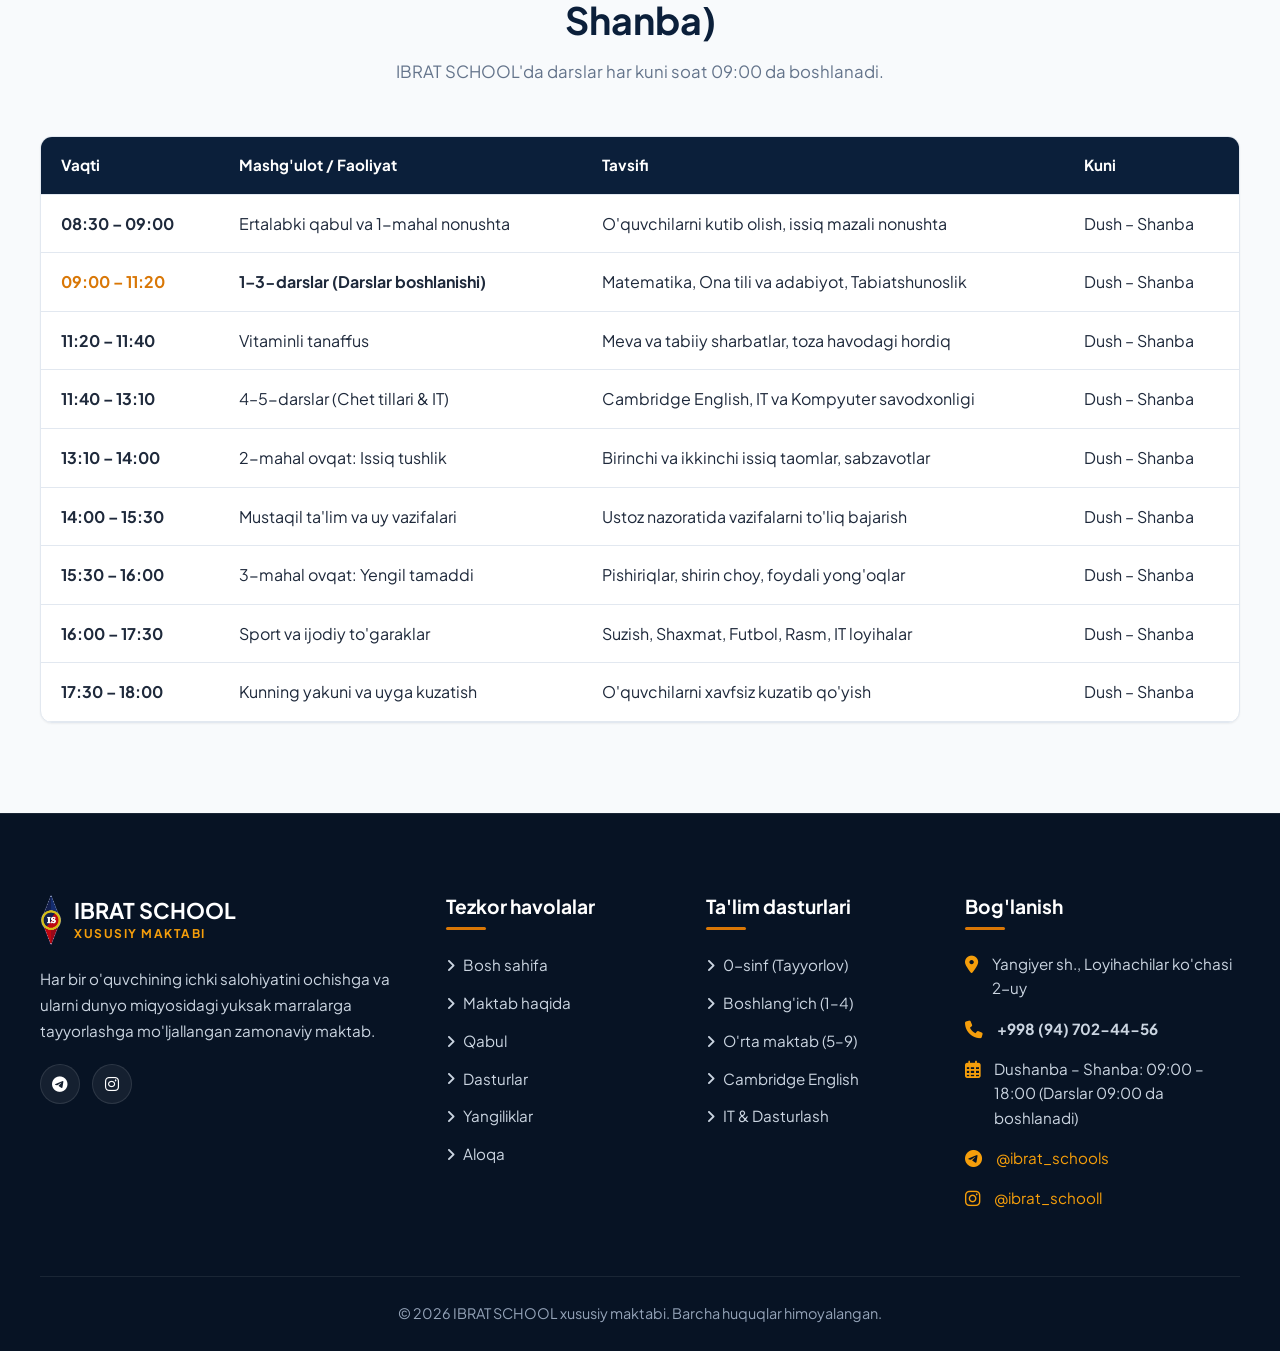
<file: programs.html>
﻿<!DOCTYPE html>
<html lang="uz">
<head>
  <meta charset="UTF-8">
  <meta name="viewport" content="width=device-width, initial-scale=1.0">
  <title>O'quv dasturlari va to'garaklar — IBRAT SCHOOL</title>
  <meta name="description" content="0–9-sinflar uchun dushanbadan shanbagacha (darslar 09:00 dan) xalqaro o'quv dasturi, matematika, IT, Cambridge ingliz tili hamda to'garaklar.">
  
  <link rel="icon" type="image/png" href="images/logo-square.png">
  <link rel="preconnect" href="https://fonts.googleapis.com">
  <link rel="preconnect" href="https://fonts.gstatic.com" crossorigin>
  <link href="https://fonts.googleapis.com/css2?family=Plus+Jakarta+Sans:wght@400;500;600;700;800&display=swap" rel="stylesheet">
  <link rel="stylesheet" href="https://cdnjs.cloudflare.com/ajax/libs/font-awesome/6.4.0/css/all.min.css">
  <link rel="stylesheet" href="css/style.css">
</head>
<body>

  <!-- TOPBAR -->
  <div class="topbar">
    <div class="container">
      <div class="topbar-info">
        <div class="topbar-item">
          <i class="fa-solid fa-phone"></i>
          <a href="tel:+998947024456" style="color:inherit; font-weight:700;">+998 (94) 702-44-56</a>
        </div>
        <div class="topbar-item">
          <i class="fa-regular fa-calendar-days"></i>
          <span data-i18n="top_schedule">Dushanba – Shanba: 09:00 – 18:00 (Darslar 09:00 da boshlanadi)</span>
        </div>
        <div class="topbar-item">
          <i class="fa-solid fa-location-dot"></i>
          <span data-i18n="top_address">Yangiyer sh., Loyihachilar ko'chasi 2-uy</span>
        </div>
      </div>
      <div class="topbar-actions">
        <div class="lang-switcher">
          <button class="lang-btn active" data-lang="uz">UZ</button>
          <button class="lang-btn" data-lang="ru">RU</button>
          <button class="lang-btn" data-lang="en">EN</button>
        </div>
        <div class="topbar-social">
          <a href="https://t.me/ibrat_schools" target="_blank" title="Telegram"><i class="fa-brands fa-telegram"></i></a>
          <a href="https://instagram.com/ibrat_schooll" target="_blank" title="Instagram"><i class="fa-brands fa-instagram"></i></a>
        </div>
      </div>
    </div>
  </div>

  <!-- NAVBAR -->
  <header class="site-header">
    <div class="container">
      <nav class="navbar">
        <a href="index.html" class="logo-brand">
          <img src="images/logo.png" alt="IBRAT SCHOOL" class="logo-img">
          <div class="logo-text">
            <h1>IBRAT SCHOOL</h1>
            <span>Xususiy Maktabi</span>
          </div>
        </a>

        <ul class="nav-menu" id="navMenu">
          <li><a href="index.html" class="nav-link" data-i18n="nav_home">Bosh sahifa</a></li>
          <li><a href="about.html" class="nav-link" data-i18n="nav_about">Maktab haqida</a></li>
          <li><a href="admissions.html" class="nav-link" data-i18n="nav_admissions">Qabul</a></li>
          <li><a href="programs.html" class="nav-link active" data-i18n="nav_programs">Dasturlar</a></li>
          <li><a href="news.html" class="nav-link" data-i18n="nav_news">Yangiliklar</a></li>
          <li><a href="contact.html" class="nav-link" data-i18n="nav_contact">Aloqa</a></li>
        </ul>

        <div class="nav-actions">
          <button class="btn btn-primary btn-admission-badge open-admission-modal">
            <span class="pulse-dot"></span>
            <span data-i18n="btn_admission">Qabul ochiq</span>
          </button>
          <button class="mobile-toggle" id="mobileToggle" aria-label="Menyuni ochish">
            <i class="fa-solid fa-bars"></i>
          </button>
        </div>
      </nav>
    </div>
  </header>

  <!-- PAGE HEADER -->
  <section class="page-header">
    <div class="container">
      <h1>O'quv dasturlari va to'garaklar</h1>
      <div class="breadcrumbs">
        <a href="index.html" data-i18n="nav_home">Bosh sahifa</a>
        <span>/</span>
        <span data-i18n="nav_programs">IBRAT SCHOOL ta'lim yo'nalishlari</span>
      </div>
    </div>
  </section>

  <main>
    <!-- TABLAR BO'YICHA TA'LIM BOSQICHLARI -->
    <section class="section" id="curriculum">
      <div class="container">
        <div class="section-title-wrap">
          <span class="section-badge">Akademik ta'lim</span>
          <h2 class="section-title">Bosqichlar bo'yicha ta'lim tizimi</h2>
          <p class="section-subtitle">Dushanbadan shanbagacha (darslar 09:00 dan) har bir yosh davri uchun maxsus dasturlar.</p>
        </div>

        <div class="tabs-header">
          <button class="tab-btn active" data-tab="prepTab">
            <i class="fa-solid fa-shapes"></i> 0-sinf: Maktabga tayyorlov
          </button>
          <button class="tab-btn" data-tab="primaryTab">
            <i class="fa-solid fa-book-open"></i> Boshlang'ich ta'lim (1–4-sinflar)
          </button>
          <button class="tab-btn" data-tab="middleTab">
            <i class="fa-solid fa-graduation-cap"></i> O'rta maktab (5–9-sinflar)
          </button>
        </div>

        <!-- 1-tab: 0-sinf -->
        <div class="tab-pane active" id="prepTab">
          <div class="tab-content-grid">
            <div class="tab-info">
              <span class="team-class-badge" style="background: rgba(16, 185, 129, 0.12); color: var(--success); margin-bottom: 12px;">5–6 yoshli bolalar uchun</span>
              <h3>0-sinf: Maktabga tayyorlov guruhi</h3>
              <p>
                Maktab ostonasiga ilk qadam qo'yayotgan bolajonlarni maktab muhitiga mehr bilan moslashtirish, nutqini o'stirish, mantiqiy fikrlashini shakllantirish va o'qishga bo'lgan qiziqishini uyg'otishga qaratilgan maxsus dastur.
              </p>
              <ul class="tab-list">
                <li><i class="fa-solid fa-check-circle"></i> Harf va tovushlar, ilk chiroyli yozuv (husnixat) asoslari</li>
                <li><i class="fa-solid fa-check-circle"></i> Singapur metodikasi asosida interaktiv hisoblash va mantiq</li>
                <li><i class="fa-solid fa-check-circle"></i> Oxford Phonics — qiziqarli o'yinlar orqali ilk ingliz tili</li>
                <li><i class="fa-solid fa-check-circle"></i> 3 mahal sog'lom to'yimli taom, tibbiy nazorat va ijodiy to'garaklar</li>
              </ul>
              <button class="btn btn-primary open-admission-modal">0-sinfga ariza topshirish</button>
            </div>
            <div class="tab-image">
              <img src="images/teachers/maftuna-rahmonova.jpg" alt="Maftuna Rahmonova — 0-sinf o'qituvchisi" class="program-tab-img">
            </div>
          </div>
        </div>

        <!-- 2-tab: 1-4-sinflar -->
        <div class="tab-pane" id="primaryTab">
          <div class="tab-content-grid">
            <div class="tab-info">
              <span class="team-class-badge" style="background: rgba(2, 132, 199, 0.12); color: var(--secondary); margin-bottom: 12px;">1–4-sinflar</span>
              <h3>Boshlang'ich ta'lim: Mustahkam poydevor</h3>
              <p>
                Tajribali sinf o'qituvchilari (Zulxumor Djurayeva, Shahnoza Shamsiddinova, Achilova Aybeka, Nilufar Akilova, Zuhra Bektemirova, Durdona Xudoyberdiyeva, Nozima Xolqo'ziyeva, Hanifa Rahmatova hamda yordamchi o'qituvchi Umriya Qahhorova) nazoratida har bir bolaning ilmga intilishini rivojlantiruvchi ta'lim.
              </p>
              <ul class="tab-list">
                <li><i class="fa-solid fa-check-circle"></i> Singapur matematikasi, tahliliy masalalar va mental arifmetika</li>
                <li><i class="fa-solid fa-check-circle"></i> Cambridge English darsliklari va audio-vizual mashg'ulotlar</li>
                <li><i class="fa-solid fa-check-circle"></i> Husnixat, tez o'qish va kitobxonlik madaniyati</li>
                <li><i class="fa-solid fa-check-circle"></i> Barcha uy vazifalarini maktabda o'qituvchilar bilan 100% bajarish</li>
              </ul>
              <button class="btn btn-primary open-admission-modal">Boshlang'ich sinfga ariza topshirish</button>
            </div>
            <div class="tab-image">
              <img src="images/teachers/zulxumor-djurayeva.jpg" alt="Zulxumor Djurayeva — Boshlang'ich sinf o'qituvchisi" class="program-tab-img">
            </div>
          </div>
        </div>

        <!-- 3-tab: 5-9-sinflar -->
        <div class="tab-pane" id="middleTab">
          <div class="tab-content-grid">
            <div class="tab-info">
              <span class="team-class-badge" style="background: rgba(217, 119, 6, 0.12); color: var(--accent); margin-bottom: 12px;">5–9-sinflar</span>
              <h3>O'rta maktab: Fanlarni chuqur o'zlashtirish</h3>
              <p>
                5–9-sinflarda aniq va tabiiy fanlar chuqurlashtirilgan holda o'qitiladi. Biologiya (Najmiddin Bektemirov), IT va Python dasturlash, Cambridge ingliz tili hamda sport (Shaxriyor Odilov) mashg'ulotlari olib boriladi.
              </p>
              <ul class="tab-list">
                <li><i class="fa-solid fa-check-circle"></i> Chuqurlashtirilgan algebra, geometriya va mantiqiy masalalar</li>
                <li><i class="fa-solid fa-check-circle"></i> Zamonaviy biologiya, kimyo va fizika laboratoriyalari</li>
                <li><i class="fa-solid fa-check-circle"></i> Cambridge Secondary ingliz tili va dastlabki IELTS tayyorgarligi</li>
                <li><i class="fa-solid fa-check-circle"></i> Python dasturlash, kompyuter savodxonligi va fan olimpiadalari</li>
              </ul>
              <button class="btn btn-primary open-admission-modal">O'rta sinfga ariza topshirish</button>
            </div>
            <div class="tab-image">
              <img src="images/teachers/najmiddin-bektemirov.jpg" alt="Najmiddin Bektemirov — Biologiya fani o'qituvchisi" class="program-tab-img">
            </div>
          </div>
        </div>
      </div>
    </section>

    <!-- CHUQURLASHTIRILGAN FANLAR (Robototexnika olib tashlandi!) -->
    <section class="section bg-alt">
      <div class="container">
        <div class="section-title-wrap">
          <span class="section-badge">Asosiy fanlar</span>
          <h2 class="section-title">Chuqurlashtirilgan fanlar</h2>
          <p class="section-subtitle">IBRAT SCHOOL'da eng yuqori standartlar asosida o'rgatiladigan fanlar.</p>
        </div>

        <div class="features-grid">
          <div class="feature-card">
            <div class="feat-icon-box" style="background: rgba(2, 132, 199, 0.1); color: var(--secondary);">
              <i class="fa-solid fa-square-root-variable"></i>
            </div>
            <h3>Matematika va Mantiq</h3>
            <p>Aniq fikrlash, tahliliy tafakkur va xalqaro olimpiada darajasidagi mashg'ulotlar.</p>
          </div>

          <div class="feature-card">
            <div class="feat-icon-box" style="background: rgba(217, 119, 6, 0.1); color: var(--accent);">
              <i class="fa-solid fa-earth-americas"></i>
            </div>
            <h3>Ingliz tili (Cambridge)</h3>
            <p>Ingliz tilida erkin muloqot qiluvchi xorijiy ustozlar (Native speakers) darslari.</p>
          </div>

          <div class="feature-card">
            <div class="feat-icon-box" style="background: rgba(16, 185, 129, 0.1); color: var(--success);">
              <i class="fa-solid fa-code"></i>
            </div>
            <h3>IT va Zamonaviy Dasturlash</h3>
            <p>Python dasturlash tili, kompyuter savodxonligi, veb-texnologiyalar va sun'iy intellekt.</p>
          </div>

          <div class="feature-card">
            <div class="feat-icon-box" style="background: rgba(239, 68, 68, 0.1); color: var(--danger);">
              <i class="fa-solid fa-atom"></i>
            </div>
            <h3>STEM va Amaliy Fanlar</h3>
            <p>Fizika, kimyo va biologiya bo'yicha zamonaviy laboratoriya jihozlarida tajribalar.</p>
          </div>
        </div>
      </div>
    </section>

    <!-- TO'GARAKLAR (Robototexnika olib tashlandi!) -->
    <section class="section">
      <div class="container">
        <div class="section-title-wrap">
          <span class="section-badge">To'garaklar</span>
          <h2 class="section-title">Qo'shimcha to'garaklar va to'liq bandlik</h2>
          <p class="section-subtitle">Darsdan so'ng har bir o'quvchi o'z qiziqishiga ko'ra sport yoki san'at bilan shug'ullanadi.</p>
        </div>

        <div style="display: grid; grid-template-columns: repeat(auto-fit, minmax(280px, 1fr)); gap: 25px;">
          <div style="background: #ffffff; border: 1px solid var(--border-color); border-radius: var(--radius-md); padding: 25px; display: flex; gap: 15px; align-items: flex-start; box-shadow: var(--shadow-sm);">
            <div style="width: 50px; height: 50px; background: #e0f2fe; color: var(--secondary); border-radius: var(--radius-md); display: flex; align-items: center; justify-content: center; font-size: 1.4rem; flex-shrink: 0;">
              <i class="fa-solid fa-person-swimming"></i>
            </div>
            <div>
              <h4 style="font-size: 1.15rem; margin-bottom: 6px;">Yopiq havzada suzish</h4>
              <p style="color: var(--text-muted); font-size: 0.9rem;">Professional murabbiy nazoratida to'g'ri suzish uslublari va qad-qomatni mustahkamlash.</p>
            </div>
          </div>

          <div style="background: #ffffff; border: 1px solid var(--border-color); border-radius: var(--radius-md); padding: 25px; display: flex; gap: 15px; align-items: flex-start; box-shadow: var(--shadow-sm);">
            <div style="width: 50px; height: 50px; background: #fef2f2; color: var(--danger); border-radius: var(--radius-md); display: flex; align-items: center; justify-content: center; font-size: 1.4rem; flex-shrink: 0;">
              <i class="fa-solid fa-chess"></i>
            </div>
            <div>
              <h4 style="font-size: 1.15rem; margin-bottom: 6px;">Shaxmat akademiyasi</h4>
              <p style="color: var(--text-muted); font-size: 0.9rem;">Strategik fikrlash, sabr va raqib harakatini oldindan hisoblash mahorati.</p>
            </div>
          </div>

          <div style="background: #ffffff; border: 1px solid var(--border-color); border-radius: var(--radius-md); padding: 25px; display: flex; gap: 15px; align-items: flex-start; box-shadow: var(--shadow-sm);">
            <div style="width: 50px; height: 50px; background: #f0fdf4; color: var(--success); border-radius: var(--radius-md); display: flex; align-items: center; justify-content: center; font-size: 1.4rem; flex-shrink: 0;">
              <i class="fa-solid fa-futbol"></i>
            </div>
            <div>
              <h4 style="font-size: 1.15rem; margin-bottom: 6px;">Futbol va sport o'yinlari</h4>
              <p style="color: var(--text-muted); font-size: 0.9rem;">Zamonaviy maydonda jamoaviy sport o'yinlari va sog'lom hayot tarzi.</p>
            </div>
          </div>

          <div style="background: #ffffff; border: 1px solid var(--border-color); border-radius: var(--radius-md); padding: 25px; display: flex; gap: 15px; align-items: flex-start; box-shadow: var(--shadow-sm);">
            <div style="width: 50px; height: 50px; background: #faf5ff; color: #a855f7; border-radius: var(--radius-md); display: flex; align-items: center; justify-content: center; font-size: 1.4rem; flex-shrink: 0;">
              <i class="fa-solid fa-palette"></i>
            </div>
            <div>
              <h4 style="font-size: 1.15rem; margin-bottom: 6px;">Tasviriy san'at va dizayn</h4>
              <p style="color: var(--text-muted); font-size: 0.9rem;">Rangtasvir, haykaltaroshlik, qo'l mehnati va grafika dizayni asoslari.</p>
            </div>
          </div>

          <div style="background: #ffffff; border: 1px solid var(--border-color); border-radius: var(--radius-md); padding: 25px; display: flex; gap: 15px; align-items: flex-start; box-shadow: var(--shadow-sm);">
            <div style="width: 50px; height: 50px; background: #fff7ed; color: #ea580c; border-radius: var(--radius-md); display: flex; align-items: center; justify-content: center; font-size: 1.4rem; flex-shrink: 0;">
              <i class="fa-solid fa-comments"></i>
            </div>
            <div>
              <h4 style="font-size: 1.15rem; margin-bottom: 6px;">Debat va notiqlik klubi</h4>
              <p style="color: var(--text-muted); font-size: 0.9rem;">Ommaviy chiqishlar, nutq madaniyati va erkin o'z fikrini himoya qilish.</p>
            </div>
          </div>
        </div>
      </div>
    </section>

    <!-- KUN TARTIBI (DARSLAR 09:00 DA BOSHLANADI!) -->
    <section class="section bg-alt">
      <div class="container">
        <div class="section-title-wrap">
          <span class="section-badge">Haftalik kun tartibi</span>
          <h2 class="section-title">Kun tartibi jadvali (Dushanba – Shanba)</h2>
          <p class="section-subtitle">IBRAT SCHOOL'da darslar har kuni soat 09:00 da boshlanadi.</p>
        </div>

        <div class="custom-table-wrap">
          <table class="custom-table">
            <thead>
              <tr>
                <th>Vaqti</th>
                <th>Mashg'ulot / Faoliyat</th>
                <th>Tavsifi</th>
                <th>Kuni</th>
              </tr>
            </thead>
            <tbody>
              <tr>
                <td><strong>08:30 – 09:00</strong></td>
                <td>Ertalabki qabul va 1-mahal nonushta</td>
                <td>O'quvchilarni kutib olish, issiq mazali nonushta</td>
                <td>Dush – Shanba</td>
              </tr>
              <tr>
                <td><strong style="color: var(--accent);">09:00 – 11:20</strong></td>
                <td><strong>1–3-darslar (Darslar boshlanishi)</strong></td>
                <td>Matematika, Ona tili va adabiyot, Tabiatshunoslik</td>
                <td>Dush – Shanba</td>
              </tr>
              <tr>
                <td><strong>11:20 – 11:40</strong></td>
                <td>Vitaminli tanaffus</td>
                <td>Meva va tabiiy sharbatlar, toza havodagi hordiq</td>
                <td>Dush – Shanba</td>
              </tr>
              <tr>
                <td><strong>11:40 – 13:10</strong></td>
                <td>4–5-darslar (Chet tillari & IT)</td>
                <td>Cambridge English, IT va Kompyuter savodxonligi</td>
                <td>Dush – Shanba</td>
              </tr>
              <tr>
                <td><strong>13:10 – 14:00</strong></td>
                <td>2-mahal ovqat: Issiq tushlik</td>
                <td>Birinchi va ikkinchi issiq taomlar, sabzavotlar</td>
                <td>Dush – Shanba</td>
              </tr>
              <tr>
                <td><strong>14:00 – 15:30</strong></td>
                <td>Mustaqil ta'lim va uy vazifalari</td>
                <td>Ustoz nazoratida vazifalarni to'liq bajarish</td>
                <td>Dush – Shanba</td>
              </tr>
              <tr>
                <td><strong>15:30 – 16:00</strong></td>
                <td>3-mahal ovqat: Yengil tamaddi</td>
                <td>Pishiriqlar, shirin choy, foydali yong'oqlar</td>
                <td>Dush – Shanba</td>
              </tr>
              <tr>
                <td><strong>16:00 – 17:30</strong></td>
                <td>Sport va ijodiy to'garaklar</td>
                <td>Suzish, Shaxmat, Futbol, Rasm, IT loyihalar</td>
                <td>Dush – Shanba</td>
              </tr>
              <tr>
                <td><strong>17:30 – 18:00</strong></td>
                <td>Kunning yakuni va uyga kuzatish</td>
                <td>O'quvchilarni xavfsiz kuzatib qo'yish</td>
                <td>Dush – Shanba</td>
              </tr>
            </tbody>
          </table>
        </div>
      </div>
    </section>
  </main>

  <!-- DOIMIY QABUL TUGMASI -->
  <button class="floating-admission-btn open-admission-modal">
    <span class="pulse-dot"></span>
    <span data-i18n="btn_admission">Qabul ochiq</span>
  </button>

  <!-- IBRAT AI WIDGET -->
  <button class="ai-chat-btn" id="aiChatBtn" aria-label="AI Yordamchi bilan suhbat">
    <div class="ai-icon-sparkle"><i class="fa-solid fa-wand-magic-sparkles"></i></div>
    <span>IBRAT AI</span>
  </button>

  <div class="ai-chat-window" id="aiChatWindow">
    <div class="ai-chat-header">
      <div class="ai-header-profile">
        <img src="images/logo-square.png" alt="IBRAT AI" class="ai-avatar">
        <div>
          <div class="ai-header-title">IBRAT AI Maslahatchi</div>
          <div class="ai-header-status"><span class="ai-status-dot"></span> Online yordamchi</div>
        </div>
      </div>
      <button class="ai-close-btn" id="aiCloseBtn">&times;</button>
    </div>
    <div class="ai-chat-body" id="aiMessages">
      <div class="ai-message ai-msg-bot">
        <div class="ai-bubble">Assalomu alaykum! Men <b>IBRAT SCHOOL</b> sun'iy intellekt maslahatchisiman. Darslarimiz soat 09:00 da boshlanadi. Dasturlar bo'yicha savollaringiz bormi?</div>
        <div class="ai-msg-time">Hozir</div>
      </div>
      <div class="ai-quick-questions">
        <button class="ai-quick-btn" data-question="Darslar qaysi kunlari va soat nechada?">📅 O'qish kunlari & 09:00</button>
        <button class="ai-quick-btn" data-question="Qabul shartlari va arizalar">🎓 Qabul qanday bo'ladi?</button>
        <button class="ai-quick-btn" data-question="Maktabda qanday sharoitlar bor?">⭐ Sharoitlar va qulayliklar</button>
        <button class="ai-quick-btn" data-question="Telefon va manzil">📞 Telefon & Yangiyer</button>
      </div>
    </div>
    <form class="ai-chat-footer" id="aiChatForm">
      <input type="text" class="ai-input" id="aiInput" placeholder="Savolingizni yozing..." required autocomplete="off">
      <button type="submit" class="ai-send-btn"><i class="fa-solid fa-paper-plane"></i></button>
    </form>
  </div>

  <div class="back-to-top" id="backToTop"><i class="fa-solid fa-arrow-up"></i></div>

  <!-- FOOTER (Facebook va YouTube olib tashlangan!) -->
  <footer class="site-footer">
    <div class="container">
      <div class="footer-top">
        <div class="footer-col footer-about">
          <div class="logo-brand" style="margin-bottom: 20px;">
            <img src="images/logo.png" alt="IBRAT SCHOOL" class="logo-img">
            <div class="logo-text">
              <h2 style="color: #fff; font-size: 1.35rem;">IBRAT SCHOOL</h2>
              <span style="color: var(--accent-light);">Xususiy Maktabi</span>
            </div>
          </div>
          <p data-i18n="footer_about_text">Har bir o'quvchining ichki salohiyatini ochishga va ularni dunyo miqyosidagi yuksak marralarga tayyorlashga mo'ljallangan zamonaviy maktab.</p>
          <div class="footer-social">
            <a href="https://t.me/ibrat_schools" target="_blank" title="Telegram"><i class="fa-brands fa-telegram"></i></a>
            <a href="https://instagram.com/ibrat_schooll" target="_blank" title="Instagram"><i class="fa-brands fa-instagram"></i></a>
          </div>
        </div>
        <div class="footer-col">
          <h3 data-i18n="footer_links_title">Tezkor havolalar</h3>
          <ul class="footer-links">
            <li><a href="index.html"><i class="fa-solid fa-angle-right"></i> <span data-i18n="nav_home">Bosh sahifa</span></a></li>
            <li><a href="about.html"><i class="fa-solid fa-angle-right"></i> <span data-i18n="nav_about">Maktab haqida</span></a></li>
            <li><a href="admissions.html"><i class="fa-solid fa-angle-right"></i> <span data-i18n="nav_admissions">Qabul shartlari</span></a></li>
            <li><a href="programs.html"><i class="fa-solid fa-angle-right"></i> <span data-i18n="nav_programs">Ta'lim dasturlari</span></a></li>
            <li><a href="news.html"><i class="fa-solid fa-angle-right"></i> <span data-i18n="nav_news">Yangiliklar</span></a></li>
            <li><a href="contact.html"><i class="fa-solid fa-angle-right"></i> <span data-i18n="nav_contact">Aloqa</span></a></li>
          </ul>
        </div>
        <div class="footer-col">
          <h3 data-i18n="footer_programs_title">Ta'lim dasturlari</h3>
          <ul class="footer-links">
            <li><a href="programs.html#prepTab"><i class="fa-solid fa-angle-right"></i> 0-sinf (Tayyorlov)</a></li>
            <li><a href="programs.html#primaryTab"><i class="fa-solid fa-angle-right"></i> Boshlang'ich (1–4)</a></li>
            <li><a href="programs.html#middleTab"><i class="fa-solid fa-angle-right"></i> O'rta maktab (5–9)</a></li>
            <li><a href="programs.html"><i class="fa-solid fa-angle-right"></i> Cambridge English</a></li>
            <li><a href="programs.html"><i class="fa-solid fa-angle-right"></i> IT & Dasturlash</a></li>
          </ul>
        </div>
        <div class="footer-col">
          <h3 data-i18n="footer_contact_title">Bog'lanish</h3>
          <ul class="footer-contact-list">
            <li><i class="fa-solid fa-location-dot"></i><span>Yangiyer sh., Loyihachilar ko'chasi 2-uy</span></li>
            <li><i class="fa-solid fa-phone"></i><a href="tel:+998947024456" style="color:inherit; font-weight:700;">+998 (94) 702-44-56</a></li>
            <li><i class="fa-regular fa-calendar-days"></i><span>Dushanba – Shanba: 09:00 – 18:00 (Darslar 09:00 da boshlanadi)</span></li>
            <li><i class="fa-brands fa-telegram"></i><a href="https://t.me/ibrat_schools" target="_blank" style="color: var(--accent-light);">@ibrat_schools</a></li>
            <li><i class="fa-brands fa-instagram"></i><a href="https://instagram.com/ibrat_schooll" target="_blank" style="color: var(--accent-light);">@ibrat_schooll</a></li>
          </ul>
        </div>
      </div>
      <div class="footer-bottom">
        <p>&copy; 2026 IBRAT SCHOOL xususiy maktabi. Barcha huquqlar himoyalangan.</p>
      </div>
    </div>
  </footer>

  <!-- QABUL MODALI -->
  <div class="modal-overlay" id="admissionModal">
    <div class="modal-box" style="max-width: 600px; text-align: left;">
      <div class="modal-header">
        <h3 style="color: var(--primary);">
          <i class="fa-solid fa-file-pen" style="color: var(--accent); margin-right: 8px;"></i>
          <span data-i18n="modal_title">IBRAT SCHOOL — Qabul arizasi</span>
        </h3>
        <button type="button" class="close-modal" aria-label="Yopish"><i class="fa-solid fa-xmark"></i></button>
      </div>
      <form id="quickAdmissionForm" class="ajax-form">
        <div class="form-grid">
          <div class="form-group">
            <label class="form-label">Bola F.I.SH *</label>
            <input type="text" class="form-control" placeholder="Masalan: Azizbek Aliyev" required>
          </div>
          <div class="form-group">
            <label class="form-label">Tug'ilgan sanasi *</label>
            <input type="date" class="form-control" required>
          </div>
          <div class="form-group">
            <label class="form-label">Topshirmoqchi bo'lgan sinfi *</label>
            <select class="form-control" required>
              <option value="">Sinfni tanlang...</option>
              <option value="0">0-sinf (Maktabga tayyorlov)</option>
              <option value="1">1-sinf</option>
              <option value="2">2-sinf</option>
              <option value="3">3-sinf</option>
              <option value="4">4-sinf</option>
              <option value="5">5-sinf</option>
              <option value="6">6-sinf</option>
              <option value="7">7-sinf</option>
              <option value="8">8-sinf</option>
              <option value="9">9-sinf</option>
            </select>
          </div>
          <div class="form-group">
            <label class="form-label">Ota-onaning F.I.SH *</label>
            <input type="text" class="form-control" placeholder="Ota yoki onaning ismi" required>
          </div>
          <div class="form-group full-width">
            <label class="form-label">Telefon raqam *</label>
            <input type="tel" class="form-control" placeholder="+998 (94) 702-44-56" required>
          </div>
          <div class="form-group full-width">
            <label class="form-label">Qo'shimcha izoh</label>
            <textarea class="form-control" style="min-height: 80px;" placeholder="Izohingiz bo'lsa qoldiring..."></textarea>
          </div>
        </div>
        <button type="submit" class="btn btn-primary btn-lg" style="width: 100%; margin-top: 15px;">
          <i class="fa-solid fa-paper-plane"></i> <span data-i18n="modal_btn_submit">Arizani yuborish</span>
        </button>
      </form>
    </div>
  </div>

  <!-- SUCCESS MODAL -->
  <div class="modal-overlay" id="successModal">
    <div class="modal-box">
      <div class="modal-icon-success"><i class="fa-solid fa-circle-check"></i></div>
      <h3 class="modal-title" data-i18n="success_title">Rahmat, arizangiz qabul qilindi!</h3>
      <p class="modal-desc" data-i18n="success_desc">Sizning ma'lumotlaringiz IBRAT SCHOOL qabul komissiyasiga yetib bordi. Tez orada mutaxassisimiz siz bilan bog'lanadi.</p>
      <button type="button" class="btn btn-primary btn-modal-confirm close-modal" style="width: 100%;">Tushunarli, rahmat!</button>
    </div>
  </div>

  <script src="js/main.js"></script>
</body>
</html>
</file>
<file: css/style.css>
/* ==========================================================================
   ZIYO NUR XUSUSIY MAKTABI - ASOSIY USLUB JADVALI (STYLE.CSS)
   Muallif: Antigravity AI
   Tavsif: Zamonaviy, toza, to'liq moslashuvchan (responsive) dizayn uslublari
   Ranglar: To'q ko'k (#0b1d3a), Oltin sariq (#f59e0b), Oq va Neft kulrang
   ========================================================================== */

/* --------------------------------------------------------------------------
   1. ASOSIY O'ZGARUVCHILAR (CSS VARIABLES)
   Ranglar yoki shriftlarni o'zgartirish uchun shu yerdagi kodlarni almashtiring
   -------------------------------------------------------------------------- */
:root {
  /* Asosiy ranglar */
  --primary: #0b1f3a;          /* To'q ko'k (asosiy brend rangi) */
  --primary-light: #18365f;    /* Ochiqroq to'q ko'k */
  --primary-dark: #071324;     /* Juda to'q ko'k */
  
  --accent: #d97706;           /* Oltin sariq / Qahrabo */
  --accent-light: #f59e0b;     /* Yorqin oltin */
  --accent-soft: #fef3c7;      /* Ochiq pastel sariq fon */
  
  --secondary: #0284c7;        /* Qo'shimcha moviy rang */
  --success: #10b981;          /* Muvaffaqiyat yashil rangi */
  --danger: #ef4444;           /* Xatolik qizil rangi */
  
  /* Matn va fon ranglari */
  --text-main: #1e293b;        /* Asosiy matn (to'q kulrang) */
  --text-muted: #64748b;       /* Ikkinchi darajali matn */
  --text-light: #94a3b8;       /* Ochiq matn */
  --bg-main: #ffffff;          /* Asosiy fon (oq) */
  --bg-alt: #f8fafc;           /* Muqobil fon (juda och kulrang) */
  --bg-card: #ffffff;          /* Karta foni */
  --border-color: #e2e8f0;     /* Ajratuvchi chiziqlar */

  /* Shriftlar */
  --font-main: 'Plus Jakarta Sans', system-ui, -apple-system, sans-serif;
  
  /* Soyalar (Shadows) */
  --shadow-sm: 0 1px 2px 0 rgb(0 0 0 / 0.05);
  --shadow-md: 0 4px 6px -1px rgb(0 0 0 / 0.1), 0 2px 4px -2px rgb(0 0 0 / 0.1);
  --shadow-lg: 0 10px 15px -3px rgb(0 0 0 / 0.1), 0 4px 6px -4px rgb(0 0 0 / 0.1);
  --shadow-xl: 0 20px 25px -5px rgb(0 0 0 / 0.1), 0 8px 10px -6px rgb(0 0 0 / 0.1);
  --shadow-gold: 0 10px 25px -5px rgba(217, 119, 6, 0.35);

  /* Burchak radiusi */
  --radius-sm: 8px;
  --radius-md: 12px;
  --radius-lg: 20px;
  --radius-full: 9999px;

  /* O'tish vaqti (Transition) */
  --transition: all 0.3s cubic-bezier(0.4, 0, 0.2, 1);
}

/* --------------------------------------------------------------------------
   2. BAZAVIY SOZLAMALAR
   -------------------------------------------------------------------------- */
*, *::before, *::after {
  box-sizing: border-box;
  margin: 0;
  padding: 0;
}

html {
  scroll-behavior: smooth;
  font-size: 16px;
}

body {
  font-family: var(--font-main);
  background-color: var(--bg-main);
  color: var(--text-main);
  line-height: 1.6;
  overflow-x: hidden;
  -webkit-font-smoothing: antialiased;
}

img {
  max-width: 100%;
  height: auto;
  display: block;
}

a {
  color: inherit;
  text-decoration: none;
  transition: var(--transition);
}

ul, ol {
  list-style: none;
}

button, input, select, textarea {
  font: inherit;
}

.container {
  width: 100%;
  max-width: 1240px;
  margin-left: auto;
  margin-right: auto;
  padding-left: 20px;
  padding-right: 20px;
}

/* --------------------------------------------------------------------------
   3. TIPOGRAFIYA VA TUGMALAR
   -------------------------------------------------------------------------- */
h1, h2, h3, h4, h5, h6 {
  color: var(--primary);
  font-weight: 700;
  line-height: 1.25;
}

.section-title-wrap {
  text-align: center;
  max-width: 700px;
  margin: 0 auto 50px auto;
}

.section-badge {
  display: inline-block;
  background-color: var(--accent-soft);
  color: var(--accent);
  font-size: 0.85rem;
  font-weight: 700;
  text-transform: uppercase;
  letter-spacing: 1px;
  padding: 6px 16px;
  border-radius: var(--radius-full);
  margin-bottom: 12px;
}

.section-title {
  font-size: 2.35rem;
  margin-bottom: 16px;
  color: var(--primary);
}

.section-subtitle {
  font-size: 1.05rem;
  color: var(--text-muted);
}

/* Tugmalar */
.btn {
  display: inline-flex;
  align-items: center;
  justify-content: center;
  gap: 10px;
  font-weight: 600;
  font-size: 0.95rem;
  padding: 13px 26px;
  border-radius: var(--radius-md);
  border: 2px solid transparent;
  cursor: pointer;
  transition: var(--transition);
  text-align: center;
  white-space: nowrap;
}

.btn-primary {
  background-color: var(--accent);
  color: #ffffff;
  border-color: var(--accent);
}
.btn-primary:hover {
  background-color: var(--accent-hover);
  border-color: var(--accent-hover);
  box-shadow: var(--shadow-gold);
  transform: translateY(-2px);
}

.btn-secondary {
  background-color: transparent;
  color: var(--primary);
  border-color: var(--border-color);
}
.btn-secondary:hover {
  background-color: var(--bg-alt);
  border-color: var(--primary);
  color: var(--primary);
}

.btn-white {
  background-color: #ffffff;
  color: var(--primary);
}
.btn-white:hover {
  background-color: var(--accent-soft);
  color: var(--accent);
  transform: translateY(-2px);
}

.btn-outline-white {
  background-color: transparent;
  color: #ffffff;
  border-color: rgba(255, 255, 255, 0.4);
}
.btn-outline-white:hover {
  background-color: #ffffff;
  color: var(--primary);
  border-color: #ffffff;
}

.btn-sm {
  padding: 8px 18px;
  font-size: 0.85rem;
}

.btn-lg {
  padding: 16px 34px;
  font-size: 1.05rem;
}

/* --------------------------------------------------------------------------
   4. TEPADAGI PANEL (TOPBAR)
   -------------------------------------------------------------------------- */
.topbar {
  background-color: var(--primary-dark);
  color: #cbd5e1;
  font-size: 0.85rem;
  padding: 8px 0;
  border-bottom: 1px solid rgba(255, 255, 255, 0.08);
}

.topbar .container {
  display: flex;
  justify-content: space-between;
  align-items: center;
  flex-wrap: wrap;
  gap: 10px;
}

.topbar-info {
  display: flex;
  align-items: center;
  gap: 20px;
  flex-wrap: wrap;
}

.topbar-item {
  display: flex;
  align-items: center;
  gap: 7px;
}
.topbar-item i {
  color: var(--accent-light);
}

.topbar-actions {
  display: flex;
  align-items: center;
  gap: 20px;
}

/* Til almashtirgich (Language Switcher) */
.lang-switcher {
  display: flex;
  align-items: center;
  background: rgba(255, 255, 255, 0.08);
  border-radius: var(--radius-sm);
  padding: 2px 4px;
  gap: 4px;
}

.lang-btn {
  background: none;
  border: none;
  color: #94a3b8;
  font-size: 0.75rem;
  font-weight: 700;
  padding: 4px 8px;
  border-radius: 4px;
  cursor: pointer;
  transition: var(--transition);
}

.lang-btn.active, .lang-btn:hover {
  background-color: var(--accent);
  color: #ffffff;
}

.topbar-social {
  display: flex;
  gap: 12px;
}
.topbar-social a {
  color: #cbd5e1;
}
.topbar-social a:hover {
  color: var(--accent-light);
}

/* --------------------------------------------------------------------------
   5. ASOSIY NAVIGATSIYA (HEADER & NAVBAR)
   -------------------------------------------------------------------------- */
.site-header {
  position: sticky;
  top: 0;
  z-index: 1000;
  background-color: rgba(255, 255, 255, 0.98);
  backdrop-filter: blur(10px);
  box-shadow: 0 4px 20px rgba(0, 0, 0, 0.06);
  transition: var(--transition);
}

.navbar {
  display: flex;
  align-items: center;
  justify-content: space-between;
  padding: 16px 0;
}

.logo-brand {
  display: flex;
  align-items: center;
  gap: 12px;
}

.logo-brand img.logo-img {
  height: 52px;
  width: auto;
  max-width: 58px;
  object-fit: contain;
  border-radius: var(--radius-sm);
  transition: var(--transition);
}

.logo-brand:hover img.logo-img {
  transform: scale(1.06);
}

.logo-icon {
  width: 46px;
  height: 46px;
  background: linear-gradient(135deg, var(--primary) 0%, var(--primary-light) 100%);
  color: var(--accent-light);
  border-radius: var(--radius-md);
  display: flex;
  align-items: center;
  justify-content: center;
  font-size: 1.4rem;
  box-shadow: 0 4px 10px rgba(11, 31, 58, 0.2);
}

.logo-text h1 {
  font-size: 1.35rem;
  color: var(--primary);
  font-weight: 800;
  line-height: 1.1;
  letter-spacing: -0.5px;
}

.logo-text span {
  font-size: 0.75rem;
  color: var(--accent);
  font-weight: 700;
  text-transform: uppercase;
  letter-spacing: 1.5px;
  display: block;
}

.nav-menu {
  display: flex;
  align-items: center;
  gap: 28px;
}

.nav-link {
  font-size: 0.95rem;
  font-weight: 600;
  color: var(--text-main);
  position: relative;
  padding: 6px 0;
}

.nav-link::after {
  content: '';
  position: absolute;
  bottom: 0;
  left: 0;
  width: 0%;
  height: 3px;
  background-color: var(--accent);
  border-radius: 2px;
  transition: var(--transition);
}

.nav-link:hover, .nav-link.active {
  color: var(--accent);
}

.nav-link:hover::after, .nav-link.active::after {
  width: 100%;
}

.nav-actions {
  display: flex;
  align-items: center;
  gap: 15px;
}

/* "Qabul ochiq" pulsatsiya effekti bilan tugma */
.btn-admission-badge {
  position: relative;
  overflow: hidden;
}

.pulse-dot {
  width: 9px;
  height: 9px;
  background-color: #22c55e;
  border-radius: 50%;
  display: inline-block;
  box-shadow: 0 0 0 rgba(34, 197, 94, 0.6);
  animation: pulseAnimation 2s infinite;
}

@keyframes pulseAnimation {
  0% { box-shadow: 0 0 0 0 rgba(34, 197, 94, 0.7); }
  70% { box-shadow: 0 0 0 10px rgba(34, 197, 94, 0); }
  100% { box-shadow: 0 0 0 0 rgba(34, 197, 94, 0); }
}

/* Mobil Menyu Tugmasi */
.mobile-toggle {
  display: none;
  background: none;
  border: none;
  font-size: 1.6rem;
  color: var(--primary);
  cursor: pointer;
}

/* --------------------------------------------------------------------------
   6. BOSH SAHIFA HERO SEKSIYASI
   -------------------------------------------------------------------------- */
.hero {
  position: relative;
  min-height: 85vh;
  display: flex;
  align-items: center;
  background: linear-gradient(135deg, rgba(11, 31, 58, 0.95) 0%, rgba(24, 54, 95, 0.88) 100%), 
              url('https://images.unsplash.com/photo-1580582932707-520aed937b7b?auto=format&fit=crop&w=1920&q=80') center/cover no-repeat;
  color: #ffffff;
  padding: 80px 0;
}

.hero-content {
  max-width: 680px;
}

.hero-badge {
  display: inline-flex;
  align-items: center;
  gap: 10px;
  background: rgba(255, 255, 255, 0.12);
  backdrop-filter: blur(8px);
  border: 1px solid rgba(255, 255, 255, 0.2);
  padding: 8px 18px;
  border-radius: var(--radius-full);
  font-size: 0.9rem;
  font-weight: 600;
  color: var(--accent-light);
  margin-bottom: 24px;
}

.hero-title {
  font-size: 3.2rem;
  color: #ffffff;
  font-weight: 800;
  line-height: 1.15;
  margin-bottom: 20px;
}

.hero-title span {
  color: var(--accent-light);
}

.hero-description {
  font-size: 1.15rem;
  color: #e2e8f0;
  margin-bottom: 34px;
  line-height: 1.7;
}

.hero-buttons {
  display: flex;
  align-items: center;
  gap: 16px;
  flex-wrap: wrap;
}

.hero-features-bar {
  margin-top: 50px;
  display: flex;
  gap: 30px;
  border-top: 1px solid rgba(255, 255, 255, 0.15);
  padding-top: 25px;
}

.hero-feat-item {
  display: flex;
  align-items: center;
  gap: 12px;
}

.hero-feat-item i {
  font-size: 1.5rem;
  color: var(--accent-light);
}

.hero-feat-item strong {
  display: block;
  font-size: 0.95rem;
  color: #ffffff;
}

.hero-feat-item span {
  font-size: 0.8rem;
  color: #94a3b8;
}

/* Sahifalar uchun mini-hero (Inner Page Header) */
.page-header {
  background: linear-gradient(135deg, var(--primary) 0%, var(--primary-light) 100%);
  color: #ffffff;
  padding: 60px 0 65px;
  text-align: center;
  position: relative;
  overflow: hidden;
}

.page-header::after {
  content: '';
  position: absolute;
  bottom: 0;
  left: 0;
  right: 0;
  height: 20px;
  background: var(--bg-main);
  clip-path: ellipse(50% 100% at 50% 100%);
}

.page-header h1 {
  color: #ffffff;
  font-size: 2.6rem;
  margin-bottom: 12px;
}

.breadcrumbs {
  display: flex;
  align-items: center;
  justify-content: center;
  gap: 10px;
  font-size: 0.9rem;
  color: #cbd5e1;
}

.breadcrumbs a {
  color: var(--accent-light);
}
.breadcrumbs span {
  color: #94a3b8;
}

/* --------------------------------------------------------------------------
   7. YUTUQLAR STATISTIKASI (STATS / COUNTERS)
   -------------------------------------------------------------------------- */
.stats-section {
  position: relative;
  margin-top: -50px;
  z-index: 20;
  padding-bottom: 60px;
}

.stats-grid {
  display: grid;
  grid-template-columns: repeat(4, 1fr);
  background: #ffffff;
  border-radius: var(--radius-lg);
  box-shadow: var(--shadow-xl);
  border: 1px solid var(--border-color);
  overflow: hidden;
}

.stat-card {
  padding: 35px 25px;
  text-align: center;
  border-right: 1px solid var(--border-color);
  transition: var(--transition);
}
.stat-card:last-child {
  border-right: none;
}
.stat-card:hover {
  background-color: var(--bg-alt);
  transform: translateY(-4px);
}

.stat-icon {
  width: 60px;
  height: 60px;
  background-color: var(--accent-soft);
  color: var(--accent);
  border-radius: 50%;
  display: flex;
  align-items: center;
  justify-content: center;
  font-size: 1.6rem;
  margin: 0 auto 16px auto;
}

.stat-number {
  font-size: 2.6rem;
  font-weight: 800;
  color: var(--primary);
  line-height: 1;
  margin-bottom: 8px;
}

.stat-label {
  font-size: 0.95rem;
  color: var(--text-muted);
  font-weight: 600;
}

/* --------------------------------------------------------------------------
   8. MAKTAB AFZALLIKLARI (FEATURES)
   -------------------------------------------------------------------------- */
.section {
  padding: 90px 0;
}

.bg-alt {
  background-color: var(--bg-alt);
}

.features-grid {
  display: grid;
  grid-template-columns: repeat(auto-fit, minmax(280px, 1fr));
  gap: 30px;
}

.feature-card {
  background: var(--bg-card);
  padding: 35px 30px;
  border-radius: var(--radius-lg);
  border: 1px solid var(--border-color);
  box-shadow: var(--shadow-sm);
  transition: var(--transition);
  position: relative;
  overflow: hidden;
}

.feature-card::before {
  content: '';
  position: absolute;
  top: 0;
  left: 0;
  width: 100%;
  height: 4px;
  background: linear-gradient(90deg, var(--primary), var(--accent));
  opacity: 0;
  transition: var(--transition);
}

.feature-card:hover {
  transform: translateY(-8px);
  box-shadow: var(--shadow-xl);
  border-color: rgba(217, 119, 6, 0.3);
}

.feature-card:hover::before {
  opacity: 1;
}

.feat-icon-box {
  width: 64px;
  height: 64px;
  background: var(--accent-soft);
  color: var(--accent);
  border-radius: var(--radius-md);
  display: flex;
  align-items: center;
  justify-content: center;
  font-size: 1.8rem;
  margin-bottom: 22px;
}

.feature-card h3 {
  font-size: 1.3rem;
  margin-bottom: 12px;
}

.feature-card p {
  color: var(--text-muted);
  font-size: 0.95rem;
  line-height: 1.6;
}

/* --------------------------------------------------------------------------
   9. UNIVERSITETLAR LOGOTIPLARI (ALUMNI UNIVERSITIES)
   -------------------------------------------------------------------------- */
.uni-section {
  padding: 60px 0;
  background: #ffffff;
  border-bottom: 1px solid var(--border-color);
}

.uni-grid {
  display: flex;
  align-items: center;
  justify-content: center;
  flex-wrap: wrap;
  gap: 40px;
}

.uni-badge {
  display: flex;
  align-items: center;
  gap: 12px;
  background: var(--bg-alt);
  padding: 14px 22px;
  border-radius: var(--radius-md);
  border: 1px solid var(--border-color);
  color: var(--primary);
  font-weight: 700;
  font-size: 1.05rem;
  transition: var(--transition);
}

.uni-badge i {
  font-size: 1.4rem;
  color: var(--accent);
}

.uni-badge:hover {
  background: #ffffff;
  border-color: var(--accent);
  box-shadow: var(--shadow-md);
  transform: translateY(-3px);
}

/* --------------------------------------------------------------------------
   10. YANGILIKLAR KARTALARI (NEWS CARDS)
   -------------------------------------------------------------------------- */
.news-grid {
  display: grid;
  grid-template-columns: repeat(auto-fit, minmax(320px, 1fr));
  gap: 30px;
}

.news-card {
  background: #ffffff;
  border-radius: var(--radius-lg);
  border: 1px solid var(--border-color);
  overflow: hidden;
  box-shadow: var(--shadow-sm);
  transition: var(--transition);
  display: flex;
  flex-direction: column;
}

.news-card:hover {
  transform: translateY(-6px);
  box-shadow: var(--shadow-xl);
}

.news-img-wrap {
  position: relative;
  height: 220px;
  overflow: hidden;
  background-color: #cbd5e1;
}

.news-img-wrap img {
  width: 100%;
  height: 100%;
  object-fit: cover;
  transition: transform 0.5s ease;
}

.news-card:hover .news-img-wrap img {
  transform: scale(1.05);
}

.news-tag {
  position: absolute;
  top: 15px;
  left: 15px;
  background: var(--primary);
  color: #ffffff;
  padding: 5px 12px;
  font-size: 0.75rem;
  font-weight: 700;
  border-radius: var(--radius-sm);
  text-transform: uppercase;
}

.news-body {
  padding: 24px;
  display: flex;
  flex-direction: column;
  flex-grow: 1;
}

.news-meta {
  display: flex;
  align-items: center;
  gap: 15px;
  color: var(--text-light);
  font-size: 0.85rem;
  margin-bottom: 12px;
}

.news-title {
  font-size: 1.25rem;
  margin-bottom: 12px;
  line-height: 1.35;
}

.news-title a:hover {
  color: var(--accent);
}

.news-excerpt {
  color: var(--text-muted);
  font-size: 0.95rem;
  margin-bottom: 20px;
  flex-grow: 1;
}

.news-link {
  color: var(--accent);
  font-weight: 700;
  display: inline-flex;
  align-items: center;
  gap: 8px;
  font-size: 0.9rem;
}
.news-link:hover {
  gap: 12px;
}

/* --------------------------------------------------------------------------
   11. OTA-ONALAR FIKRLARI SLAYDERI (TESTIMONIALS SLIDER)
   -------------------------------------------------------------------------- */
.testimonials-section {
  background: linear-gradient(135deg, var(--primary) 0%, var(--primary-light) 100%);
  color: #ffffff;
  padding: 90px 0;
  position: relative;
  overflow: hidden;
}

.testimonials-section .section-title {
  color: #ffffff;
}

.testimonials-section .section-subtitle {
  color: #cbd5e1;
}

.slider-wrapper {
  position: relative;
  max-width: 900px;
  margin: 0 auto;
}

.testimonial-track {
  overflow: hidden;
  position: relative;
  min-height: 280px;
}

.testimonial-slide {
  display: none;
  animation: fadeIn 0.5s ease-in-out;
}

.testimonial-slide.active {
  display: block;
}

@keyframes fadeIn {
  from { opacity: 0; transform: translateY(10px); }
  to { opacity: 1; transform: translateY(0); }
}

.testimonial-card {
  background: rgba(255, 255, 255, 0.08);
  border: 1px solid rgba(255, 255, 255, 0.15);
  backdrop-filter: blur(10px);
  padding: 40px;
  border-radius: var(--radius-lg);
  text-align: center;
}

.testimonial-stars {
  color: #fbbf24;
  margin-bottom: 20px;
  font-size: 1.2rem;
}

.testimonial-text {
  font-size: 1.2rem;
  font-style: italic;
  line-height: 1.7;
  color: #f1f5f9;
  margin-bottom: 25px;
}

.testimonial-author {
  display: flex;
  align-items: center;
  justify-content: center;
  gap: 15px;
}

.author-avatar {
  width: 55px;
  height: 55px;
  border-radius: 50%;
  border: 2px solid var(--accent);
  object-fit: cover;
  background-color: #cbd5e1;
}

.author-info h4 {
  color: #ffffff;
  font-size: 1.1rem;
  margin-bottom: 3px;
}

.author-info span {
  font-size: 0.85rem;
  color: var(--accent-light);
}

.slider-controls {
  display: flex;
  align-items: center;
  justify-content: center;
  gap: 18px;
  margin-top: 35px;
}

.slider-btn {
  width: 44px;
  height: 44px;
  border-radius: 50%;
  border: 1px solid rgba(255, 255, 255, 0.3);
  background: rgba(255, 255, 255, 0.1);
  color: #ffffff;
  display: flex;
  align-items: center;
  justify-content: center;
  cursor: pointer;
  transition: var(--transition);
}
.slider-btn:hover {
  background: var(--accent);
  border-color: var(--accent);
}

.slider-dots {
  display: flex;
  gap: 8px;
}

.slider-dot {
  width: 12px;
  height: 12px;
  border-radius: 50%;
  background: rgba(255, 255, 255, 0.3);
  cursor: pointer;
  transition: var(--transition);
}

.slider-dot.active {
  background: var(--accent);
  width: 26px;
  border-radius: 10px;
}

/* --------------------------------------------------------------------------
   12. TIMELINE (MAKTAB TARIXI)
   -------------------------------------------------------------------------- */
.timeline {
  position: relative;
  max-width: 850px;
  margin: 40px auto;
  padding: 20px 0;
}

.timeline::before {
  content: '';
  position: absolute;
  top: 0;
  bottom: 0;
  left: 50%;
  width: 3px;
  background: var(--border-color);
  transform: translateX(-50%);
}

.timeline-item {
  position: relative;
  margin-bottom: 50px;
  width: 50%;
  padding: 0 35px;
}

.timeline-item:nth-child(odd) {
  left: 0;
  text-align: right;
}

.timeline-item:nth-child(even) {
  left: 50%;
  text-align: left;
}

.timeline-dot {
  position: absolute;
  top: 10px;
  width: 20px;
  height: 20px;
  background: var(--accent);
  border: 4px solid #ffffff;
  border-radius: 50%;
  box-shadow: 0 0 0 3px rgba(217, 119, 6, 0.3);
  z-index: 10;
}

.timeline-item:nth-child(odd) .timeline-dot {
  right: -10px;
}
.timeline-item:nth-child(even) .timeline-dot {
  left: -10px;
}

.timeline-content {
  background: #ffffff;
  padding: 25px;
  border-radius: var(--radius-md);
  border: 1px solid var(--border-color);
  box-shadow: var(--shadow-md);
}

.timeline-year {
  display: inline-block;
  background: var(--primary);
  color: #ffffff;
  padding: 4px 12px;
  border-radius: var(--radius-sm);
  font-weight: 700;
  font-size: 0.85rem;
  margin-bottom: 10px;
}

/* --------------------------------------------------------------------------
   13. JAMO VA RAHBARIYAT (TEACHERS & LEADERSHIP)
   -------------------------------------------------------------------------- */
.team-grid {
  display: grid;
  grid-template-columns: repeat(auto-fit, minmax(260px, 1fr));
  gap: 30px;
}

.team-card {
  background: #ffffff;
  border-radius: var(--radius-lg);
  border: 1px solid var(--border-color);
  overflow: hidden;
  box-shadow: var(--shadow-sm);
  text-align: center;
  transition: var(--transition);
  display: flex;
  flex-direction: column;
}

.team-card:hover {
  transform: translateY(-6px);
  box-shadow: var(--shadow-xl);
}

.team-class-badge {
  display: inline-block;
  padding: 4px 12px;
  background: rgba(2, 132, 199, 0.1);
  color: var(--secondary);
  border-radius: var(--radius-full);
  font-size: 0.78rem;
  font-weight: 700;
  margin-bottom: 8px;
  text-transform: uppercase;
  letter-spacing: 0.5px;
}

.team-img-wrap {
  width: 100%;
  aspect-ratio: 4 / 5;
  overflow: hidden;
  position: relative;
  background-color: #f1f5f9;
}

.team-img-wrap img {
  width: 100%;
  height: 100%;
  object-fit: cover;
  object-position: center top;
  display: block;
  transition: transform 0.4s ease;
}

.team-card:hover .team-img-wrap img {
  transform: scale(1.05);
}

.team-info {
  padding: 22px;
}

.team-name {
  font-size: 1.2rem;
  color: var(--primary);
  margin-bottom: 5px;
}

.team-role {
  color: var(--accent);
  font-weight: 700;
  font-size: 0.85rem;
  text-transform: uppercase;
  margin-bottom: 10px;
  letter-spacing: 0.5px;
}

.team-exp {
  font-size: 0.9rem;
  color: var(--text-muted);
}

/* Ustozlar bo'limi ostidagi 'Barcha 25 nafar...' tugmasi */
.teachers-cta-wrap {
  text-align: center;
  margin-top: 35px;
  padding: 0 16px;
  width: 100%;
  box-sizing: border-box;
}

.teachers-cta-btn {
  display: inline-flex;
  align-items: center;
  justify-content: center;
  gap: 12px;
  max-width: 100%;
  box-sizing: border-box;
  text-decoration: none;
  background-color: var(--accent);
  color: #ffffff;
  border: 1px solid var(--accent);
  border-radius: var(--radius-md);
  box-shadow: 0 4px 14px rgba(217, 119, 6, 0.28);
  transition: all 0.25s ease;
  font-weight: 700;
  font-size: 1.02rem;
  padding: 15px 32px;
}

.teachers-cta-btn:hover {
  background-color: var(--accent-hover);
  border-color: var(--accent-hover);
  color: #ffffff;
  box-shadow: 0 8px 22px rgba(217, 119, 6, 0.4);
  transform: translateY(-2px);
}

.teachers-cta-btn i {
  font-size: 1.15rem;
  flex-shrink: 0;
}

.teachers-cta-btn span {
  display: inline;
}

/* --------------------------------------------------------------------------
   14. QABUL BOSQICHLARI VA HUJJATLAR (ADMISSIONS)
   -------------------------------------------------------------------------- */
.steps-grid {
  display: grid;
  grid-template-columns: repeat(auto-fit, minmax(240px, 1fr));
  gap: 25px;
}

.step-card {
  background: #ffffff;
  padding: 35px 25px;
  border-radius: var(--radius-lg);
  border: 1px solid var(--border-color);
  box-shadow: var(--shadow-sm);
  position: relative;
  transition: var(--transition);
}

.step-card:hover {
  transform: translateY(-5px);
  box-shadow: var(--shadow-lg);
  border-color: var(--accent);
}

.step-number {
  position: absolute;
  top: 20px;
  right: 20px;
  font-size: 2.8rem;
  font-weight: 900;
  color: rgba(11, 31, 58, 0.08);
  line-height: 1;
}

.step-icon {
  width: 55px;
  height: 55px;
  background: var(--accent-soft);
  color: var(--accent);
  border-radius: var(--radius-md);
  display: flex;
  align-items: center;
  justify-content: center;
  font-size: 1.5rem;
  margin-bottom: 20px;
}

.step-card h3 {
  font-size: 1.25rem;
  margin-bottom: 10px;
}

.step-card p {
  color: var(--text-muted);
  font-size: 0.9rem;
}

/* Hujjatlar ro'yxati */
.docs-list {
  display: grid;
  grid-template-columns: repeat(auto-fit, minmax(300px, 1fr));
  gap: 20px;
}

.doc-item {
  display: flex;
  align-items: flex-start;
  gap: 15px;
  background: #ffffff;
  padding: 20px;
  border-radius: var(--radius-md);
  border: 1px solid var(--border-color);
}

.doc-item i {
  color: var(--accent);
  font-size: 1.4rem;
  margin-top: 3px;
}

.doc-item h4 {
  font-size: 1.05rem;
  margin-bottom: 4px;
}

.doc-item p {
  font-size: 0.85rem;
  color: var(--text-muted);
}

/* Narxlar Jadvali (Pricing Table) */
.pricing-grid {
  display: grid;
  grid-template-columns: repeat(auto-fit, minmax(320px, 1fr));
  gap: 30px;
}

.pricing-card {
  background: #ffffff;
  border-radius: var(--radius-lg);
  border: 1px solid var(--border-color);
  padding: 40px 30px;
  box-shadow: var(--shadow-md);
  position: relative;
  display: flex;
  flex-direction: column;
  transition: var(--transition);
}

.pricing-card.featured {
  border: 2px solid var(--accent);
  transform: scale(1.03);
  box-shadow: var(--shadow-xl);
}

.pricing-badge {
  position: absolute;
  top: -14px;
  left: 50%;
  transform: translateX(-50%);
  background: var(--accent);
  color: #ffffff;
  font-size: 0.75rem;
  font-weight: 700;
  text-transform: uppercase;
  padding: 4px 16px;
  border-radius: var(--radius-full);
}

.pricing-header {
  text-align: center;
  border-bottom: 1px solid var(--border-color);
  padding-bottom: 25px;
  margin-bottom: 25px;
}

.pricing-grade {
  font-size: 1.3rem;
  color: var(--primary);
  margin-bottom: 10px;
}

.pricing-price {
  font-size: 2.4rem;
  font-weight: 800;
  color: var(--primary);
}

.pricing-price span {
  font-size: 0.9rem;
  font-weight: 500;
  color: var(--text-muted);
}

.pricing-features {
  margin-bottom: 30px;
  flex-grow: 1;
}

.pricing-features li {
  display: flex;
  align-items: center;
  gap: 12px;
  font-size: 0.95rem;
  color: var(--text-main);
  margin-bottom: 14px;
}

.pricing-features li i {
  color: var(--success);
  font-size: 1rem;
}

/* Jadvallar (Tables) */
.custom-table-wrap {
  overflow-x: auto;
  background: #ffffff;
  border-radius: var(--radius-md);
  border: 1px solid var(--border-color);
  box-shadow: var(--shadow-sm);
}

.custom-table {
  width: 100%;
  border-collapse: collapse;
  text-align: left;
}

.custom-table th, .custom-table td {
  padding: 16px 20px;
  border-bottom: 1px solid var(--border-color);
}

.custom-table th {
  background-color: var(--primary);
  color: #ffffff;
  font-weight: 700;
  font-size: 0.95rem;
}

.custom-table tr:hover td {
  background-color: var(--bg-alt);
}

/* --------------------------------------------------------------------------
   15. DASTURLAR VA TABLAR (PROGRAMS & TABS)
   -------------------------------------------------------------------------- */
.tabs-header {
  display: flex;
  justify-content: center;
  gap: 15px;
  margin-bottom: 40px;
  flex-wrap: wrap;
}

.tab-btn {
  background: #ffffff;
  border: 1px solid var(--border-color);
  padding: 14px 28px;
  border-radius: var(--radius-full);
  font-weight: 700;
  color: var(--text-main);
  cursor: pointer;
  transition: var(--transition);
  display: flex;
  align-items: center;
  gap: 10px;
}

.tab-btn.active, .tab-btn:hover {
  background: var(--primary);
  color: #ffffff;
  border-color: var(--primary);
  box-shadow: var(--shadow-md);
}

.tab-pane {
  display: none;
  animation: fadeIn 0.4s ease-in-out;
}

.tab-pane.active {
  display: block;
}

.tab-content-grid {
  display: grid;
  grid-template-columns: 1fr 1fr;
  gap: 40px;
  align-items: center;
}

.tab-info h3 {
  font-size: 1.8rem;
  margin-bottom: 16px;
}

.tab-info p {
  color: var(--text-muted);
  margin-bottom: 20px;
  line-height: 1.7;
}

.tab-list {
  margin-bottom: 25px;
}

.tab-list li {
  display: flex;
  align-items: center;
  gap: 12px;
  margin-bottom: 10px;
  font-weight: 600;
  color: var(--text-main);
}

.tab-list li i {
  color: var(--accent);
}

.tab-image {
  border-radius: var(--radius-lg);
  overflow: hidden;
  box-shadow: var(--shadow-xl);
  height: 440px;
  background: #f8fafc;
  display: flex;
  align-items: center;
  justify-content: center;
}

.tab-image img,
.program-tab-img {
  width: 100%;
  height: 100%;
  object-fit: cover;
  object-position: center top !important; /* Bosh qismi va yuzlar to'liq ko'rinadi, kesilmaydi! */
  border-radius: var(--radius-lg);
  display: block;
  transition: transform 0.4s ease;
}

.tab-image:hover img {
  transform: scale(1.03);
}

/* --------------------------------------------------------------------------
   16. GALEREYA VA FILTRLAR (GALLERY & LIGHTBOX)
   -------------------------------------------------------------------------- */
.gallery-filter {
  display: flex;
  justify-content: center;
  gap: 12px;
  margin-bottom: 35px;
  flex-wrap: wrap;
}

.filter-btn {
  background: #ffffff;
  border: 1px solid var(--border-color);
  padding: 8px 20px;
  border-radius: var(--radius-full);
  font-weight: 600;
  font-size: 0.9rem;
  color: var(--text-muted);
  cursor: pointer;
  transition: var(--transition);
}

.filter-btn.active, .filter-btn:hover {
  background: var(--accent);
  color: #ffffff;
  border-color: var(--accent);
}

.gallery-grid {
  display: grid;
  grid-template-columns: repeat(auto-fill, minmax(280px, 1fr));
  gap: 20px;
}

.gallery-item {
  position: relative;
  height: 240px;
  border-radius: var(--radius-md);
  overflow: hidden;
  cursor: pointer;
}

.gallery-item img {
  width: 100%;
  height: 100%;
  object-fit: cover;
  transition: transform 0.4s ease;
}

.gallery-overlay {
  position: absolute;
  top: 0;
  left: 0;
  right: 0;
  bottom: 0;
  background: rgba(11, 31, 58, 0.7);
  display: flex;
  flex-direction: column;
  align-items: center;
  justify-content: center;
  opacity: 0;
  transition: var(--transition);
  color: #ffffff;
  padding: 20px;
  text-align: center;
}

.gallery-overlay i {
  font-size: 2rem;
  color: var(--accent-light);
  margin-bottom: 8px;
}

.gallery-item:hover .gallery-overlay {
  opacity: 1;
}

.gallery-item:hover img {
  transform: scale(1.08);
}

/* Lightbox Modal */
.lightbox-modal {
  display: none;
  position: fixed;
  z-index: 2000;
  top: 0;
  left: 0;
  width: 100%;
  height: 100%;
  background: rgba(0, 0, 0, 0.9);
  align-items: center;
  justify-content: center;
}

.lightbox-modal.active {
  display: flex;
}

.lightbox-content {
  max-width: 90%;
  max-height: 85%;
  border-radius: var(--radius-sm);
  box-shadow: 0 0 30px rgba(0, 0, 0, 0.5);
}

.lightbox-close {
  position: absolute;
  top: 25px;
  right: 35px;
  color: #ffffff;
  font-size: 2.5rem;
  cursor: pointer;
}

/* --------------------------------------------------------------------------
   17. FAQ AKORDEON (ACCORDION)
   -------------------------------------------------------------------------- */
.faq-wrap {
  max-width: 800px;
  margin: 0 auto;
}

.accordion-item {
  background: #ffffff;
  border: 1px solid var(--border-color);
  border-radius: var(--radius-md);
  margin-bottom: 16px;
  overflow: hidden;
  transition: var(--transition);
}

.accordion-item.active {
  border-color: var(--accent);
  box-shadow: var(--shadow-md);
}

.accordion-header {
  padding: 20px 24px;
  display: flex;
  align-items: center;
  justify-content: space-between;
  cursor: pointer;
  font-weight: 700;
  font-size: 1.1rem;
  color: var(--primary);
}

.accordion-icon {
  font-size: 1.1rem;
  color: var(--accent);
  transition: transform 0.3s ease;
}

.accordion-item.active .accordion-icon {
  transform: rotate(180deg);
}

.accordion-body {
  max-height: 0;
  overflow: hidden;
  transition: max-height 0.3s ease-out;
  padding: 0 24px;
  color: var(--text-muted);
  line-height: 1.7;
}

.accordion-item.active .accordion-body {
  padding-bottom: 20px;
}

/* --------------------------------------------------------------------------
   18. FORMALAR VA KIRITISH MAYDONLARI (FORMS)
   -------------------------------------------------------------------------- */
.form-card {
  background: #ffffff;
  padding: 40px;
  border-radius: var(--radius-lg);
  border: 1px solid var(--border-color);
  box-shadow: var(--shadow-xl);
}

.form-grid {
  display: grid;
  grid-template-columns: repeat(2, 1fr);
  gap: 20px;
}

.form-group {
  margin-bottom: 18px;
}

.form-group.full-width {
  grid-column: span 2;
}

.form-label {
  display: block;
  font-weight: 600;
  font-size: 0.9rem;
  color: var(--primary);
  margin-bottom: 8px;
}

.form-control {
  width: 100%;
  padding: 13px 18px;
  border: 1.5px solid var(--border-color);
  border-radius: var(--radius-md);
  background: #fbfcfe;
  color: var(--text-main);
  transition: var(--transition);
}

.form-control:focus {
  outline: none;
  border-color: var(--accent);
  background: #ffffff;
  box-shadow: 0 0 0 4px rgba(217, 119, 6, 0.15);
}

textarea.form-control {
  resize: vertical;
  min-height: 120px;
}

/* --------------------------------------------------------------------------
   19. MODAL DARCHALAR VA TOAST (CONFIRMATION & ADMISSION MODALS)
   -------------------------------------------------------------------------- */
.modal-overlay {
  display: none;
  position: fixed;
  top: 0;
  left: 0;
  right: 0;
  bottom: 0;
  width: 100%;
  height: 100%;
  height: 100dvh;
  background: rgba(11, 31, 58, 0.78);
  backdrop-filter: blur(6px);
  -webkit-backdrop-filter: blur(6px);
  z-index: 2100;
  align-items: center;
  justify-content: center;
  padding: 20px;
  overflow-y: auto;
  -webkit-overflow-scrolling: touch;
  box-sizing: border-box;
}

.modal-overlay.active {
  display: flex;
}

body.modal-open {
  overflow: hidden !important;
  touch-action: none;
}

.modal-box {
  background: #ffffff;
  border-radius: var(--radius-lg);
  max-width: 500px;
  width: 100%;
  padding: 35px 30px;
  text-align: center;
  box-shadow: 0 20px 50px rgba(0, 0, 0, 0.35);
  position: relative;
  margin: auto;
  max-height: calc(100vh - 40px);
  max-height: calc(100dvh - 40px);
  overflow-y: auto;
  -webkit-overflow-scrolling: touch;
  animation: modalScale 0.28s cubic-bezier(0.16, 1, 0.3, 1);
  box-sizing: border-box;
}

#admissionModal .modal-box {
  max-width: 620px;
  text-align: left;
  padding: 28px 30px;
}

.modal-box::-webkit-scrollbar {
  width: 6px;
}
.modal-box::-webkit-scrollbar-track {
  background: transparent;
}
.modal-box::-webkit-scrollbar-thumb {
  background: rgba(11, 31, 58, 0.2);
  border-radius: 4px;
}

.modal-header,
#admissionModal .modal-header,
#admissionModal .modal-box > div:first-child {
  display: flex;
  justify-content: space-between;
  align-items: center;
  gap: 12px;
  position: sticky;
  top: 0;
  background: #ffffff;
  z-index: 20;
  margin: -24px -28px 18px -28px;
  padding: 16px 24px;
  border-bottom: 1px solid var(--border-color);
  border-radius: var(--radius-lg) var(--radius-lg) 0 0;
}

#admissionModal .modal-box h3 {
  color: var(--primary);
  font-size: 1.25rem;
  font-weight: 700;
  margin: 0;
  display: flex;
  align-items: center;
  line-height: 1.3;
}

.close-modal:not(.btn) {
  width: 40px;
  height: 40px;
  min-width: 40px;
  min-height: 40px;
  border-radius: 50%;
  background: #f1f5f9;
  border: 1px solid rgba(0, 0, 0, 0.08);
  font-size: 1.15rem;
  line-height: 1;
  display: inline-flex;
  align-items: center;
  justify-content: center;
  cursor: pointer;
  color: #475569;
  transition: all 0.2s cubic-bezier(0.4, 0, 0.2, 1);
  flex-shrink: 0;
  padding: 0;
  touch-action: manipulation;
  -webkit-tap-highlight-color: transparent;
}

.close-modal:not(.btn):hover,
.close-modal:not(.btn):focus,
.close-modal:not(.btn):active {
  background: #fee2e2 !important;
  color: #ef4444 !important;
  border-color: rgba(239, 68, 68, 0.3) !important;
  transform: scale(1.08);
  outline: none;
}

/* Success modalidagi "Tushunarli, rahmat!" tugmasi */
.btn-modal-confirm,
.modal-box .btn.close-modal,
.modal-box .btn-primary {
  width: 100% !important;
  min-height: 48px !important;
  height: auto !important;
  border-radius: 12px !important;
  background-color: var(--accent) !important;
  color: #ffffff !important;
  font-size: 1rem !important;
  font-weight: 700 !important;
  padding: 14px 24px !important;
  border: 1px solid var(--accent) !important;
  box-shadow: 0 4px 14px rgba(217, 119, 6, 0.3) !important;
  display: flex !important;
  align-items: center !important;
  justify-content: center !important;
  cursor: pointer !important;
  margin-top: 15px !important;
  transition: all 0.25s ease !important;
  text-decoration: none !important;
}

.btn-modal-confirm:hover,
.modal-box .btn.close-modal:hover,
.modal-box .btn-primary:hover {
  background-color: var(--accent-hover) !important;
  border-color: var(--accent-hover) !important;
  color: #ffffff !important;
  transform: translateY(-2px) !important;
  box-shadow: 0 6px 20px rgba(217, 119, 6, 0.45) !important;
}

@keyframes modalScale {
  from { transform: scale(0.92); opacity: 0; }
  to { transform: scale(1); opacity: 1; }
}

.modal-icon-success {
  width: 80px;
  height: 80px;
  background-color: #d1fae5;
  color: var(--success);
  border-radius: 50%;
  display: flex;
  align-items: center;
  justify-content: center;
  font-size: 2.5rem;
  margin: 0 auto 20px auto;
}

.modal-title {
  font-size: 1.6rem;
  color: var(--primary);
  margin-bottom: 12px;
}

.modal-desc {
  color: var(--text-muted);
  font-size: 1rem;
  margin-bottom: 25px;
  line-height: 1.6;
}

/* --------------------------------------------------------------------------
   20. FLOATING ACTION BUTTON (DOIMIY QABUL TUGMASI)
   -------------------------------------------------------------------------- */
.floating-admission-btn {
  position: fixed;
  bottom: 30px;
  right: 30px;
  background: var(--accent);
  color: #ffffff;
  padding: 14px 24px;
  border-radius: var(--radius-full);
  box-shadow: 0 8px 25px rgba(217, 119, 6, 0.45);
  display: flex;
  align-items: center;
  gap: 10px;
  font-weight: 700;
  font-size: 0.95rem;
  z-index: 990;
  transition: var(--transition);
}

.floating-admission-btn:hover {
  background: var(--accent-hover);
  transform: translateY(-4px) scale(1.02);
  color: #ffffff;
}

.back-to-top {
  position: fixed;
  bottom: 30px;
  left: 30px;
  width: 46px;
  height: 46px;
  background: var(--primary);
  color: #ffffff;
  border-radius: 50%;
  display: flex;
  align-items: center;
  justify-content: center;
  cursor: pointer;
  z-index: 990;
  opacity: 0;
  visibility: hidden;
  transition: var(--transition);
  box-shadow: var(--shadow-md);
}

.back-to-top.active {
  opacity: 1;
  visibility: visible;
}

.back-to-top:hover {
  background: var(--accent);
}

/* --------------------------------------------------------------------------
   21. FOOTER (PASTKI QISM)
   -------------------------------------------------------------------------- */
.site-footer {
  background: var(--primary-dark);
  color: #94a3b8;
  padding-top: 80px;
  border-top: 1px solid rgba(255, 255, 255, 0.08);
}

.footer-top {
  display: grid;
  grid-template-columns: 2fr 1.2fr 1.2fr 1.5fr;
  gap: 40px;
  padding-bottom: 50px;
}

.footer-col h3 {
  color: #ffffff;
  font-size: 1.2rem;
  margin-bottom: 22px;
  position: relative;
  padding-bottom: 12px;
}

.footer-col h3::after {
  content: '';
  position: absolute;
  bottom: 0;
  left: 0;
  width: 40px;
  height: 3px;
  background-color: var(--accent);
  border-radius: 2px;
}

.footer-about p {
  color: #cbd5e1;
  margin-bottom: 20px;
  line-height: 1.7;
  font-size: 0.95rem;
}

.footer-social {
  display: flex;
  gap: 12px;
}

.footer-social a {
  width: 40px;
  height: 40px;
  background: rgba(255, 255, 255, 0.06);
  border: 1px solid rgba(255, 255, 255, 0.1);
  border-radius: 50%;
  display: flex;
  align-items: center;
  justify-content: center;
  color: #ffffff;
  transition: var(--transition);
}

.footer-social a:hover {
  background: var(--accent);
  border-color: var(--accent);
  transform: translateY(-3px);
}

.footer-links li {
  margin-bottom: 12px;
}

.footer-links a {
  color: #cbd5e1;
  display: inline-flex;
  align-items: center;
  gap: 8px;
  font-size: 0.95rem;
}

.footer-links a:hover {
  color: var(--accent-light);
  transform: translateX(5px);
}

.footer-contact-list li {
  display: flex;
  align-items: flex-start;
  gap: 14px;
  margin-bottom: 16px;
  color: #cbd5e1;
  font-size: 0.95rem;
}

.footer-contact-list i {
  color: var(--accent-light);
  font-size: 1.1rem;
  margin-top: 4px;
}

.footer-bottom {
  border-top: 1px solid rgba(255, 255, 255, 0.08);
  padding: 25px 0;
  text-align: center;
  font-size: 0.9rem;
}

/* --------------------------------------------------------------------------
   22. RESPONSIVE MOSLASHUVCHANLIK (MEDIA QUERIES)
   -------------------------------------------------------------------------- */
@media (max-width: 1024px) {
  .hero-title {
    font-size: 2.7rem;
  }
  .stats-grid {
    grid-template-columns: repeat(2, 1fr);
  }
  .stat-card:nth-child(2) {
    border-right: none;
  }
  .stat-card:nth-child(-n+2) {
    border-bottom: 1px solid var(--border-color);
  }
  .footer-top {
    grid-template-columns: 1fr 1fr;
  }
}

@media (max-width: 768px) {
  .topbar-info {
    display: none; /* Mobilda joy tejash */
  }
  .topbar .container {
    justify-content: center;
  }
  .mobile-toggle {
    display: block;
  }
  .nav-menu {
    position: fixed;
    top: 70px;
    left: -100%;
    width: 80%;
    max-width: 340px;
    height: calc(100vh - 70px);
    background: #ffffff;
    box-shadow: 20px 0 30px rgba(0,0,0,0.15);
    flex-direction: column;
    align-items: flex-start;
    padding: 30px 25px;
    gap: 20px;
    transition: left 0.3s ease;
    z-index: 1000;
  }
  .nav-menu.open {
    left: 0;
  }
  .hero {
    min-height: auto;
    padding: 60px 0 80px;
    text-align: center;
  }
  .hero-content {
    margin: 0 auto;
  }
  .hero-buttons {
    justify-content: center;
  }
  .hero-features-bar {
    flex-direction: column;
    align-items: center;
    gap: 15px;
  }
  .stats-section {
    margin-top: 20px;
  }
  .stats-grid {
    grid-template-columns: 1fr;
  }
  .stat-card {
    border-right: none;
    border-bottom: 1px solid var(--border-color);
  }
  .stat-card:last-child {
    border-bottom: none;
  }
  .tab-content-grid {
    grid-template-columns: 1fr;
  }
  .timeline::before {
    left: 20px;
  }
  .timeline-item {
    width: 100%;
    padding-left: 55px;
    padding-right: 0;
    text-align: left !important;
  }
  .timeline-item:nth-child(even) {
    left: 0;
  }
  .timeline-item:nth-child(odd) .timeline-dot,
  .timeline-item:nth-child(even) .timeline-dot {
    left: 10px;
    right: auto;
  }
  .footer-top {
    grid-template-columns: 1fr;
  }
  .form-grid {
    grid-template-columns: 1fr;
  }
  .form-group.full-width {
    grid-column: span 1;
  }
  .floating-admission-btn {
    bottom: 85px;
    right: 20px;
    padding: 10px 16px;
    font-size: 0.8rem;
  }
  /* Mobilda Ustozlar bo'limi moslashuvchanligi */
  .team-grid {
    grid-template-columns: repeat(2, 1fr) !important;
    gap: 12px !important;
  }
  .team-card {
    border-radius: var(--radius-md) !important;
  }
  .team-img-wrap {
    aspect-ratio: 4 / 5 !important;
    height: auto !important;
  }
  .team-info {
    padding: 12px 8px !important;
  }
  .team-class-badge {
    font-size: 0.68rem !important;
    padding: 3px 6px !important;
    margin-bottom: 4px !important;
    letter-spacing: 0 !important;
  }
  .team-name {
    font-size: 0.95rem !important;
    line-height: 1.25 !important;
    margin-bottom: 4px !important;
  }
  .team-role {
    font-size: 0.74rem !important;
    line-height: 1.25 !important;
    margin-bottom: 6px !important;
    letter-spacing: 0 !important;
  }
  .team-exp {
    font-size: 0.75rem !important;
    line-height: 1.35 !important;
    display: -webkit-box;
    -webkit-line-clamp: 3;
    -webkit-box-orient: vertical;
    overflow: hidden;
  }
  .teacher-filters-wrap {
    display: flex !important;
    gap: 8px !important;
    overflow-x: auto !important;
    padding-bottom: 12px !important;
    -webkit-overflow-scrolling: touch !important;
    scrollbar-width: none !important;
    justify-content: flex-start !important;
  }
  .teacher-filters-wrap::-webkit-scrollbar {
    display: none;
  }
  .teacher-filter-btn {
    white-space: nowrap !important;
    flex-shrink: 0 !important;
    padding: 8px 14px !important;
    font-size: 0.8rem !important;
  }

  /* TEZKOR QABUL MODALI VA ARIZA FORMASI MOBIL MOSLASHUVCHANLIGI */
  .form-card {
    padding: 22px 16px !important;
    border-radius: 16px !important;
  }
  .modal-overlay {
    padding: 10px !important;
    align-items: center !important;
    justify-content: center !important;
  }
  .modal-box,
  #admissionModal .modal-box {
    padding: 20px 16px !important;
    border-radius: 18px !important;
    max-width: 100% !important;
    width: 100% !important;
    max-height: calc(100vh - 20px) !important;
    max-height: calc(100dvh - 20px) !important;
    margin: auto !important;
    box-shadow: 0 10px 35px rgba(0, 0, 0, 0.4) !important;
    overflow-y: auto !important;
    -webkit-overflow-scrolling: touch !important;
  }
  .modal-header,
  #admissionModal .modal-header,
  #admissionModal .modal-box > div:first-child {
    position: sticky !important;
    top: 0 !important;
    margin: -20px -16px 14px -16px !important;
    padding: 14px 16px !important;
    background: #ffffff !important;
    border-bottom: 1px solid rgba(0, 0, 0, 0.08) !important;
    border-radius: 18px 18px 0 0 !important;
    z-index: 25 !important;
  }
  #admissionModal .modal-box h3 {
    font-size: 1.12rem !important;
    line-height: 1.3 !important;
  }
  .close-modal:not(.btn) {
    width: 40px !important;
    height: 40px !important;
    min-width: 40px !important;
    min-height: 40px !important;
    font-size: 1.2rem !important;
    display: inline-flex !important;
    align-items: center !important;
    justify-content: center !important;
    flex-shrink: 0 !important;
    touch-action: manipulation !important;
  }
  .tab-image {
    height: 380px !important;
    margin-top: 15px !important;
  }
  .tab-image img,
  .program-tab-img {
    object-position: center top !important;
  }
  /* Mobil: 'Barcha 25 nafar o'qituvchi...' sariq tugmasi */
  .teachers-cta-wrap {
    margin-top: 25px !important;
    padding: 0 12px !important;
  }
  .teachers-cta-btn {
    display: flex !important;
    width: 100% !important;
    max-width: 480px !important;
    margin: 0 auto !important;
    padding: 14px 18px !important;
    font-size: 0.96rem !important;
    line-height: 1.35 !important;
    white-space: normal !important;
    text-align: center !important;
    box-sizing: border-box !important;
    border-radius: 12px !important;
  }
  #quickAdmissionForm .form-grid {
    grid-template-columns: 1fr !important;
    gap: 10px !important;
  }
  #quickAdmissionForm .form-group {
    margin-bottom: 0 !important;
  }
  #quickAdmissionForm .form-group.full-width {
    grid-column: span 1 !important;
  }
  #quickAdmissionForm .form-label {
    font-size: 0.82rem !important;
    margin-bottom: 4px !important;
    font-weight: 600 !important;
    display: block !important;
  }
  #quickAdmissionForm .form-control {
    font-size: 16px !important; /* 16px prevents iOS Safari automatic zoom */
    padding: 10px 13px !important;
    min-height: 44px !important;
    border-radius: 10px !important;
    width: 100% !important;
    box-sizing: border-box !important;
  }
  #quickAdmissionForm select.form-control {
    height: 44px !important;
    background-color: #ffffff !important;
    cursor: pointer !important;
  }
  #quickAdmissionForm textarea.form-control {
    min-height: 60px !important;
    max-height: 100px !important;
    resize: none !important;
  }
  #quickAdmissionForm button[type="submit"] {
    min-height: 46px !important;
    font-size: 0.98rem !important;
    font-weight: 700 !important;
    border-radius: 10px !important;
    margin-top: 12px !important;
    padding: 11px !important;
    display: flex !important;
    align-items: center !important;
    justify-content: center !important;
    gap: 8px !important;
    width: 100% !important;
  }
}

@media (max-width: 480px) {
  .modal-overlay {
    padding: 8px 6px !important;
  }
  .modal-box,
  #admissionModal .modal-box {
    padding: 16px 12px 18px 12px !important;
    border-radius: 16px !important;
    max-height: calc(100vh - 16px) !important;
    max-height: calc(100dvh - 16px) !important;
  }
  .modal-header,
  #admissionModal .modal-header,
  #admissionModal .modal-box > div:first-child {
    position: sticky !important;
    top: 0 !important;
    margin: -16px -12px 12px -12px !important;
    padding: 12px 12px !important;
    background: #ffffff !important;
    border-bottom: 1px solid rgba(0, 0, 0, 0.08) !important;
    border-radius: 16px 16px 0 0 !important;
    z-index: 30 !important;
  }
  #admissionModal .modal-box h3 {
    font-size: 1.02rem !important;
    line-height: 1.3 !important;
  }
  .close-modal:not(.btn) {
    width: 38px !important;
    height: 38px !important;
    min-width: 38px !important;
    min-height: 38px !important;
    font-size: 1.15rem !important;
  }
  .tab-image {
    height: 320px !important;
    border-radius: 14px !important;
  }
  .tab-image img,
  .program-tab-img {
    object-position: center top !important;
    border-radius: 14px !important;
  }
  /* Mobil: 'Barcha 25 nafar o'qituvchi...' sariq tugmasi */
  .teachers-cta-wrap {
    margin-top: 20px !important;
    padding: 0 8px !important;
  }
  .teachers-cta-btn {
    width: 100% !important;
    max-width: 100% !important;
    padding: 13px 14px !important;
    font-size: 0.88rem !important;
    line-height: 1.35 !important;
    gap: 8px !important;
    border-radius: 12px !important;
  }
  .teachers-cta-btn i {
    font-size: 1rem !important;
  }
  #quickAdmissionForm .form-grid {
    gap: 8px !important;
  }
  #quickAdmissionForm .form-control {
    padding: 8px 11px !important;
    font-size: 16px !important;
    min-height: 42px !important;
  }
  #quickAdmissionForm textarea.form-control {
    min-height: 50px !important;
  }
  #quickAdmissionForm button[type="submit"] {
    min-height: 44px !important;
    font-size: 0.94rem !important;
  }
}

@media (max-width: 380px) {
  .team-grid {
    grid-template-columns: 1fr !important;
    gap: 16px !important;
  }
  .teachers-cta-btn {
    padding: 11px 10px !important;
    font-size: 0.82rem !important;
    gap: 6px !important;
  }
}

/* --------------------------------------------------------------------------
   23. IBRAT AI YORDAMCHISI (AI CHATBOT WIDGET)
   -------------------------------------------------------------------------- */
.floating-admission-btn {
  bottom: 95px; /* AI tugmasiga joy qoldirish uchun */
}

/* AI Yordamchi Tugmasi */
.ai-chat-btn {
  position: fixed;
  bottom: 30px;
  right: 30px;
  background: linear-gradient(135deg, #0b1f3a 0%, #1e3a8a 50%, #d97706 100%);
  color: #ffffff;
  padding: 12px 22px;
  border-radius: var(--radius-full);
  box-shadow: 0 8px 25px rgba(11, 31, 58, 0.4), 0 0 15px rgba(217, 119, 6, 0.4);
  display: flex;
  align-items: center;
  gap: 10px;
  font-weight: 700;
  font-size: 0.95rem;
  z-index: 995;
  cursor: pointer;
  border: 1.5px solid rgba(255, 255, 255, 0.2);
  transition: var(--transition);
}

.ai-chat-btn:hover {
  transform: translateY(-4px) scale(1.03);
  box-shadow: 0 12px 30px rgba(11, 31, 58, 0.5), 0 0 25px rgba(217, 119, 6, 0.6);
}

.ai-icon-sparkle {
  width: 28px;
  height: 28px;
  background: #ffffff;
  color: var(--primary);
  border-radius: 50%;
  display: flex;
  align-items: center;
  justify-content: center;
  font-size: 0.95rem;
  box-shadow: 0 0 10px rgba(255, 255, 255, 0.6);
  animation: sparkleAnim 2s infinite ease-in-out;
}

@keyframes sparkleAnim {
  0%, 100% { transform: scale(1) rotate(0deg); }
  50% { transform: scale(1.15) rotate(15deg); }
}

/* AI Chat Oynasi */
.ai-chat-window {
  position: fixed;
  bottom: 95px;
  right: 30px;
  width: 380px;
  max-width: calc(100vw - 40px);
  height: 540px;
  max-height: calc(100vh - 120px);
  background: #ffffff;
  border-radius: var(--radius-lg);
  box-shadow: 0 20px 45px rgba(11, 31, 58, 0.3);
  border: 1px solid var(--border-color);
  display: none;
  flex-direction: column;
  overflow: hidden;
  z-index: 1000;
  animation: chatOpen 0.3s cubic-bezier(0.16, 1, 0.3, 1);
}

.ai-chat-window.active {
  display: flex;
}

@keyframes chatOpen {
  from { opacity: 0; transform: translateY(20px) scale(0.95); }
  to { opacity: 1; transform: translateY(0) scale(1); }
}

/* AI Chat Header */
.ai-chat-header {
  background: linear-gradient(135deg, var(--primary) 0%, var(--primary-light) 100%);
  color: #ffffff;
  padding: 16px 20px;
  display: flex;
  align-items: center;
  justify-content: space-between;
  border-bottom: 2px solid var(--accent);
}

.ai-header-profile {
  display: flex;
  align-items: center;
  gap: 12px;
}

.ai-avatar {
  width: 42px;
  height: 42px;
  border-radius: 50%;
  background: #ffffff;
  border: 2px solid var(--accent);
  padding: 2px;
  object-fit: contain;
}

.ai-header-title {
  font-size: 1.05rem;
  font-weight: 700;
  color: #ffffff;
  line-height: 1.2;
}

.ai-header-status {
  font-size: 0.75rem;
  color: #86efac;
  display: flex;
  align-items: center;
  gap: 5px;
}

.ai-status-dot {
  width: 7px;
  height: 7px;
  background-color: #22c55e;
  border-radius: 50%;
  box-shadow: 0 0 6px #22c55e;
}

.ai-close-btn {
  background: none;
  border: none;
  color: #cbd5e1;
  font-size: 1.4rem;
  cursor: pointer;
  padding: 4px;
  transition: var(--transition);
}

.ai-close-btn:hover {
  color: #ffffff;
  transform: scale(1.1);
}

/* AI Chat Body (Xabarlar maydoni) */
.ai-chat-body {
  flex: 1;
  padding: 18px;
  overflow-y: auto;
  display: flex;
  flex-direction: column;
  gap: 14px;
  background-color: #f8fafc;
}

.ai-message {
  display: flex;
  flex-direction: column;
  max-width: 82%;
  animation: msgFade 0.25s ease-out;
}

@keyframes msgFade {
  from { opacity: 0; transform: translateY(6px); }
  to { opacity: 1; transform: translateY(0); }
}

.ai-msg-bot {
  align-self: flex-start;
}

.ai-msg-bot .ai-bubble {
  background-color: #ffffff;
  color: var(--text-main);
  border: 1px solid var(--border-color);
  border-radius: 16px 16px 16px 4px;
  padding: 12px 16px;
  font-size: 0.9rem;
  box-shadow: 0 2px 5px rgba(0,0,0,0.03);
  line-height: 1.5;
}

.ai-msg-user {
  align-self: flex-end;
}

.ai-msg-user .ai-bubble {
  background: linear-gradient(135deg, var(--primary) 0%, var(--primary-light) 100%);
  color: #ffffff;
  border-radius: 16px 16px 4px 16px;
  padding: 12px 16px;
  font-size: 0.9rem;
  box-shadow: 0 2px 8px rgba(11, 31, 58, 0.15);
  line-height: 1.5;
}

.ai-msg-time {
  font-size: 0.7rem;
  color: var(--text-light);
  margin-top: 4px;
  padding: 0 4px;
}

.ai-msg-user .ai-msg-time {
  text-align: right;
}

/* Tezkor savollar (Quick Questions) */
.ai-quick-questions {
  display: flex;
  flex-wrap: wrap;
  gap: 6px;
  margin-top: 8px;
}

.ai-quick-btn {
  background: #ffffff;
  border: 1px solid var(--accent);
  color: var(--primary);
  font-size: 0.78rem;
  font-weight: 600;
  padding: 6px 12px;
  border-radius: var(--radius-full);
  cursor: pointer;
  transition: var(--transition);
  text-align: left;
}

.ai-quick-btn:hover {
  background: var(--accent);
  color: #ffffff;
  transform: translateY(-1px);
}

/* AI Yozmoqda animatsiyasi */
.ai-typing {
  display: flex;
  align-items: center;
  gap: 4px;
  padding: 10px 14px;
  background: #ffffff;
  border: 1px solid var(--border-color);
  border-radius: 16px 16px 16px 4px;
  width: fit-content;
}

.ai-typing-dot {
  width: 6px;
  height: 6px;
  background-color: var(--text-light);
  border-radius: 50%;
  animation: typingBounce 1.2s infinite ease-in-out;
}

.ai-typing-dot:nth-child(2) { animation-delay: 0.2s; }
.ai-typing-dot:nth-child(3) { animation-delay: 0.4s; }

@keyframes typingBounce {
  0%, 80%, 100% { transform: translateY(0); }
  40% { transform: translateY(-6px); }
}

/* AI Chat Footer (Kiritish maydoni) */
.ai-chat-footer {
  padding: 12px 16px;
  background: #ffffff;
  border-top: 1px solid var(--border-color);
  display: flex;
  gap: 10px;
  align-items: center;
}

.ai-input {
  flex: 1;
  padding: 10px 14px;
  border: 1.5px solid var(--border-color);
  border-radius: var(--radius-full);
  font-size: 0.9rem;
  outline: none;
  transition: var(--transition);
}

.ai-input:focus {
  border-color: var(--accent);
  box-shadow: 0 0 0 3px rgba(217, 119, 6, 0.15);
}

.ai-send-btn {
  width: 40px;
  height: 40px;
  border-radius: 50%;
  background: var(--accent);
  color: #ffffff;
  border: none;
  display: flex;
  align-items: center;
  justify-content: center;
  cursor: pointer;
  transition: var(--transition);
  flex-shrink: 0;
}

.ai-send-btn:hover {
  background: var(--accent-hover);
  transform: scale(1.05);
}

@media (max-width: 480px) {
  .ai-chat-window {
    right: 15px;
    left: 15px;
    width: auto;
    bottom: 80px;
    height: 480px;
  }
  .ai-chat-btn {
    bottom: 20px;
    right: 20px;
    padding: 10px 18px;
    font-size: 0.85rem;
  }
}
</file>
